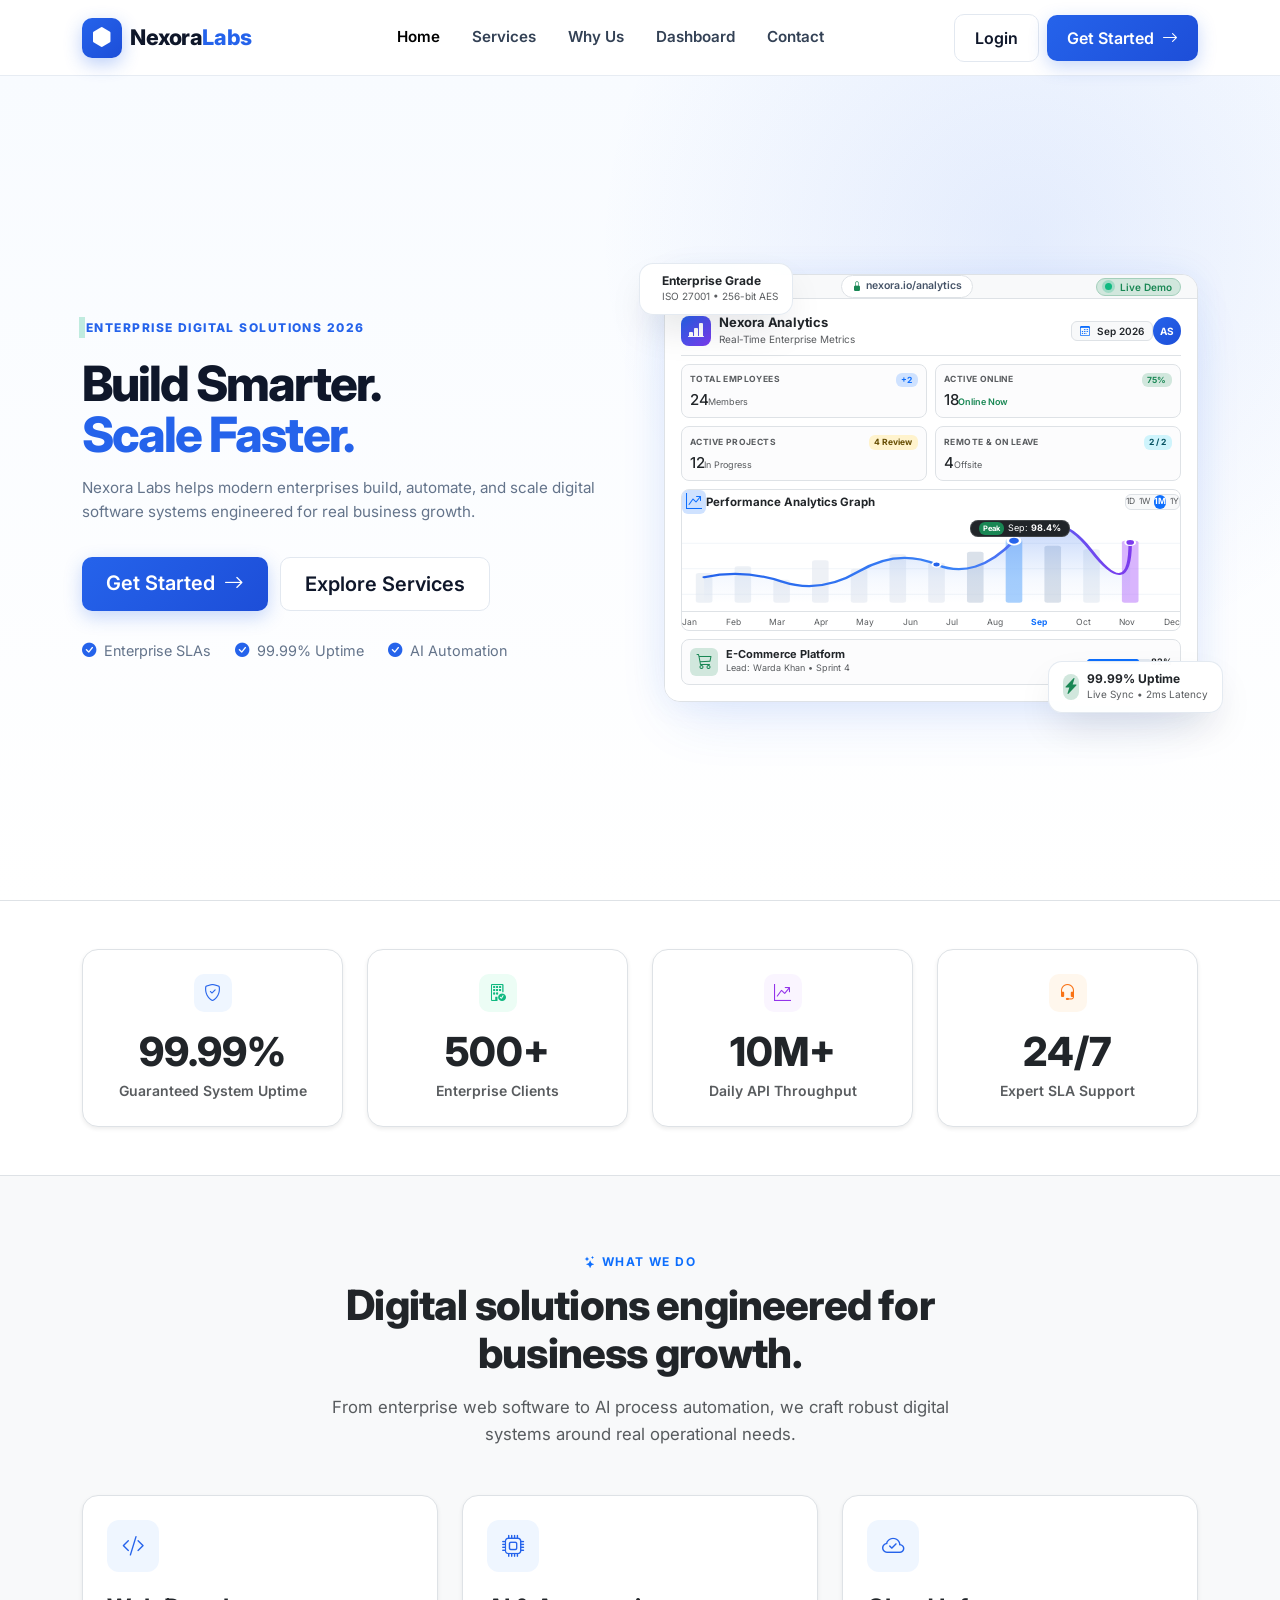
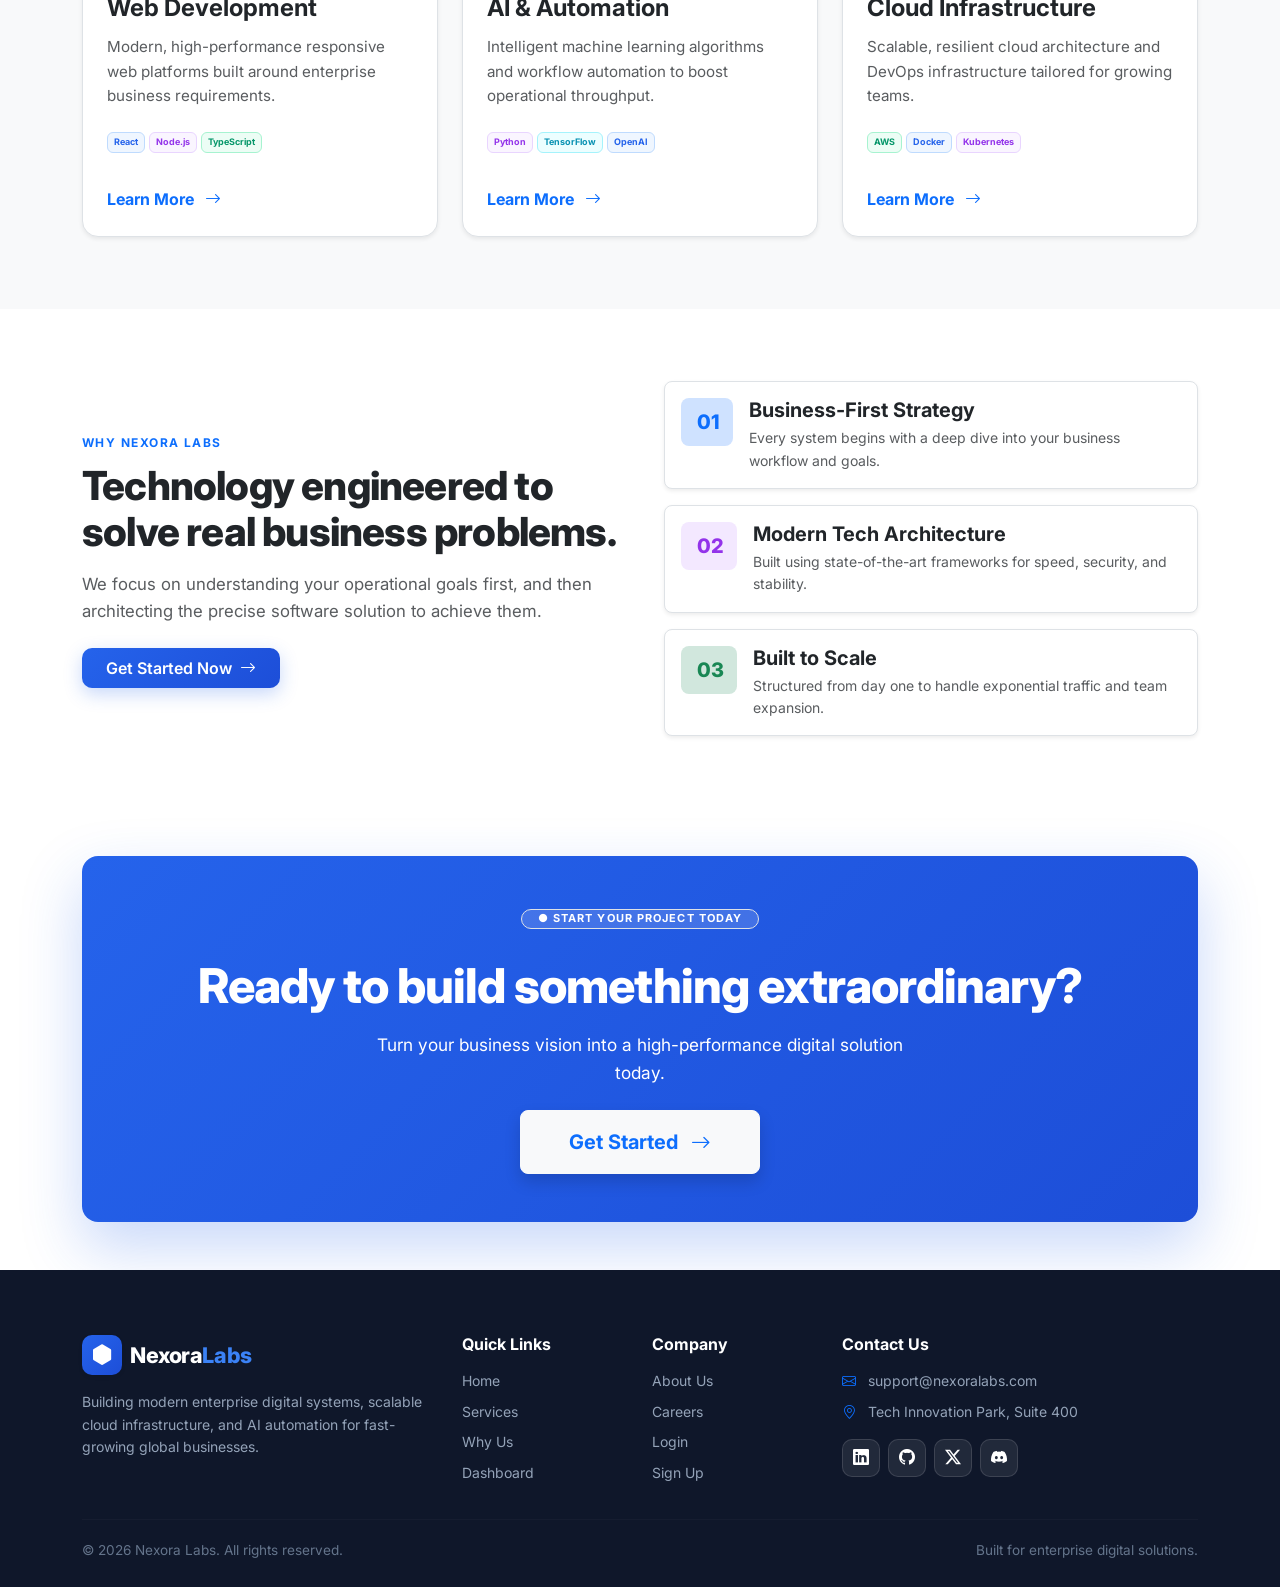
<file: index.html>
<!DOCTYPE html>
<html lang="en">
<head>
    <meta charset="UTF-8">
    <meta name="viewport" content="width=device-width, initial-scale=1.0">
    <title>Nexora Labs | Enterprise Digital Solutions</title>

    <!-- Google Fonts (Inter) -->
    <link rel="preconnect" href="https://fonts.googleapis.com">
    <link rel="preconnect" href="https://fonts.gstatic.com" crossorigin>
    <link href="https://fonts.googleapis.com/css2?family=Inter:wght@400;500;600;700;800&display=swap" rel="stylesheet">

    <!-- Bootstrap CSS -->
    <link href="https://cdn.jsdelivr.net/npm/bootstrap@5.3.3/dist/css/bootstrap.min.css" rel="stylesheet">

    <!-- Bootstrap Icons -->
    <link rel="stylesheet" href="https://cdn.jsdelivr.net/npm/bootstrap-icons@1.11.3/font/bootstrap-icons.min.css">

    <!-- Custom CSS -->
    <link rel="stylesheet" href="css/style.css">
</head>

<body>

    <!-- =====================================
         NAVBAR (Glassmorphic Top Navigation)
    ====================================== -->

    <nav class="navbar navbar-expand-lg bg-white border-bottom sticky-top">
        <div class="container">

            <a class="navbar-brand d-flex align-items-center gap-2" href="index.html">
                <span class="brand-icon">
                    <i class="bi bi-hexagon-fill"></i>
                </span>
                <span class="brand-name">
                    Nexora<span>Labs</span>
                </span>
            </a>

            <button
                class="navbar-toggler border-0 shadow-none p-2"
                type="button"
                data-bs-toggle="collapse"
                data-bs-target="#mainNavbar"
                aria-label="Toggle navigation"
            >
                <span class="navbar-toggler-icon"></span>
            </button>

            <div class="collapse navbar-collapse" id="mainNavbar">

                <ul class="navbar-nav mx-auto mb-3 mb-lg-0 fw-semibold">
                    <li class="nav-item">
                        <a class="nav-link active" href="index.html">Home</a>
                    </li>
                    <li class="nav-item">
                        <a class="nav-link" href="#services">Services</a>
                    </li>
                    <li class="nav-item">
                        <a class="nav-link" href="#why-us">Why Us</a>
                    </li>
                    <li class="nav-item">
                        <a class="nav-link" href="dashboard.html">Dashboard</a>
                    </li>
                    <li class="nav-item">
                        <a class="nav-link" href="#contact">Contact</a>
                    </li>
                </ul>

                <div class="d-flex align-items-center gap-2">
                    <a href="login.html" class="btn btn-outline-custom">
                        Login
                    </a>
                    <a href="signup.html" class="btn btn-primary-custom">
                        Get Started <i class="bi bi-arrow-right ms-1"></i>
                    </a>
                </div>

            </div>

        </div>
    </nav>


    <!-- =====================================
         HERO SECTION (100vh Desktop View)
    ====================================== -->

    <main>

        <section class="hero-section">
            <div class="container">
                <div class="row align-items-center g-5">

                    <!-- Left Hero Content -->
                    <div class="col-lg-6">

                        <span class="hero-badge">
                            <span class="pulse-dot me-1"></span>
                            ENTERPRISE DIGITAL SOLUTIONS 2026
                        </span>

                        <h1 class="hero-title">
                            Build Smarter.
                            <span>Scale Faster.</span>
                        </h1>

                        <p class="hero-description">
                            Nexora Labs helps modern enterprises build, automate, and scale digital software systems engineered for real business growth.
                        </p>

                        <div class="hero-buttons">
                            <a href="signup.html" class="btn btn-primary-custom btn-lg px-4">
                                Get Started <i class="bi bi-arrow-right ms-1"></i>
                            </a>
                            <a href="#services" class="btn btn-outline-custom btn-lg px-4">
                                Explore Services
                            </a>
                        </div>

                        <div class="hero-trust">
                            <div class="trust-item">
                                <i class="bi bi-check-circle-fill"></i>
                                Enterprise SLAs
                            </div>
                            <div class="trust-item">
                                <i class="bi bi-check-circle-fill"></i>
                                99.99% Uptime
                            </div>
                            <div class="trust-item">
                                <i class="bi bi-check-circle-fill"></i>
                                AI Automation
                            </div>
                        </div>

                    </div>


                    <!-- Right Hero Visual SaaS Dashboard Preview -->
                    <div class="col-lg-6">

                        <div class="hero-visual position-relative">

                            <!-- Floating Glass Card Top-Left -->
                            <div class="floating-card floating-card-top-left d-none d-md-flex align-items-center gap-2">
                                <div class="float-icon-bg bg-primary-subtle text-primary rounded-3 p-1.5 d-flex align-items-center justify-content-center">
                                    <i class="bi bi-shield-check-fill fs-6"></i>
                                </div>
                                <div>
                                    <strong class="d-block text-dark fw-bold" style="font-size: 12px; line-height: 1.2;">Enterprise Grade</strong>
                                    <small class="text-muted d-block" style="font-size: 10px;">ISO 27001 &bull; 256-bit AES</small>
                                </div>
                            </div>

                            <!-- Floating Glass Card Bottom-Right -->
                            <div class="floating-card floating-card-bottom-right d-none d-md-flex align-items-center gap-2">
                                <div class="float-icon-bg bg-success-subtle text-success rounded-3 p-1.5 d-flex align-items-center justify-content-center">
                                    <i class="bi bi-lightning-charge-fill fs-6"></i>
                                </div>
                                <div>
                                    <strong class="d-block text-dark fw-bold" style="font-size: 12px; line-height: 1.2;">99.99% Uptime</strong>
                                    <small class="text-muted d-block" style="font-size: 10px;">Live Sync &bull; 2ms Latency</small>
                                </div>
                            </div>

                            <!-- SaaS Dashboard Mockup Container -->
                            <div class="hero-dashboard-mockup shadow-lg border rounded-4 overflow-hidden bg-white">

                                <!-- Window Header Bar -->
                                <div class="mockup-header-bar d-flex align-items-center justify-content-between px-3 py-1.5 bg-light border-bottom">
                                    <div class="d-flex align-items-center gap-1.5" style="gap: 5px;">
                                        <span class="window-dot red"></span>
                                        <span class="window-dot yellow"></span>
                                        <span class="window-dot green"></span>
                                    </div>
                                    <div class="mockup-url-pill px-2.5 py-0.5 bg-white border rounded-pill d-flex align-items-center gap-1 shadow-2xs" style="font-size: 10.5px; color: #475569; font-weight: 600;">
                                        <i class="bi bi-lock-fill text-success" style="font-size: 9.5px;"></i> nexora.io/analytics
                                    </div>
                                    <div class="d-flex align-items-center gap-1 bg-success-subtle text-success border border-success-subtle px-2 py-0.5 rounded-pill" style="font-size: 10px; font-weight: 600;">
                                        <span class="pulse-dot me-1"></span> Live Demo
                                    </div>
                                </div>

                                <!-- Mockup Inner Body -->
                                <div class="mockup-body p-3 bg-white">

                                    <!-- Header Row: App Info & Admin -->
                                    <div class="d-flex align-items-center justify-content-between pb-2 mb-2 border-bottom">
                                        <div class="d-flex align-items-center gap-2">
                                            <div class="stat-icon-gradient rounded-3 text-white p-1.5 d-flex align-items-center justify-content-center" style="width: 30px; height: 30px; background: linear-gradient(135deg, #2563eb, #7c3aed);">
                                                <i class="bi bi-bar-chart-line-fill fs-6"></i>
                                            </div>
                                            <div>
                                                <h6 class="mb-0 fw-bold text-dark" style="font-size: 13px; letter-spacing: -0.2px;">Nexora Analytics</h6>
                                                <small class="text-muted d-block" style="font-size: 10px;">Real-Time Enterprise Metrics</small>
                                            </div>
                                        </div>
                                        <div class="d-flex align-items-center gap-1.5">
                                            <span class="badge bg-light text-dark border px-2 py-1 fw-semibold" style="font-size: 10px;">
                                                <i class="bi bi-calendar3 me-1 text-primary"></i> Sep 2026
                                            </span>
                                            <div class="avatar-circle text-white fw-bold d-flex align-items-center justify-content-center rounded-circle" style="width: 28px; height: 28px; font-size: 10px; background: linear-gradient(135deg, #2563eb, #1d4ed8);">AS</div>
                                        </div>
                                    </div>

                                    <!-- 4 Metric Cards Grid (2x2) -->
                                    <div class="row g-2 mb-2">
                                        <div class="col-6">
                                            <div class="p-2 border rounded-3 bg-light-subtle shadow-2xs">
                                                <div class="d-flex align-items-center justify-content-between mb-1">
                                                    <span class="text-muted fw-bold text-uppercase" style="font-size: 8.5px; letter-spacing: 0.4px;">TOTAL EMPLOYEES</span>
                                                    <span class="badge bg-primary-subtle text-primary fw-bold" style="font-size: 8.5px;">+2</span>
                                                </div>
                                                <div class="d-flex align-items-baseline gap-1.5">
                                                    <h5 class="fw-extrabold text-dark mb-0" style="font-size: 15px; letter-spacing: -0.4px;">24</h5>
                                                    <small class="text-muted" style="font-size: 9px;">Members</small>
                                                </div>
                                            </div>
                                        </div>
                                        <div class="col-6">
                                            <div class="p-2 border rounded-3 bg-light-subtle shadow-2xs">
                                                <div class="d-flex align-items-center justify-content-between mb-1">
                                                    <span class="text-muted fw-bold text-uppercase" style="font-size: 8.5px; letter-spacing: 0.4px;">ACTIVE ONLINE</span>
                                                    <span class="badge bg-success-subtle text-success fw-bold" style="font-size: 8.5px;">75%</span>
                                                </div>
                                                <div class="d-flex align-items-baseline gap-1.5">
                                                    <h5 class="fw-extrabold text-dark mb-0" style="font-size: 15px; letter-spacing: -0.4px;">18</h5>
                                                    <small class="text-success fw-semibold" style="font-size: 9px;">Online Now</small>
                                                </div>
                                            </div>
                                        </div>
                                        <div class="col-6">
                                            <div class="p-2 border rounded-3 bg-light-subtle shadow-2xs">
                                                <div class="d-flex align-items-center justify-content-between mb-1">
                                                    <span class="text-muted fw-bold text-uppercase" style="font-size: 8.5px; letter-spacing: 0.4px;">ACTIVE PROJECTS</span>
                                                    <span class="badge bg-warning-subtle text-warning-emphasis fw-bold" style="font-size: 8.5px;">4 Review</span>
                                                </div>
                                                <div class="d-flex align-items-baseline gap-1.5">
                                                    <h5 class="fw-extrabold text-dark mb-0" style="font-size: 15px; letter-spacing: -0.4px;">12</h5>
                                                    <small class="text-muted" style="font-size: 9px;">In Progress</small>
                                                </div>
                                            </div>
                                        </div>
                                        <div class="col-6">
                                            <div class="p-2 border rounded-3 bg-light-subtle shadow-2xs">
                                                <div class="d-flex align-items-center justify-content-between mb-1">
                                                    <span class="text-muted fw-bold text-uppercase" style="font-size: 8.5px; letter-spacing: 0.4px;">REMOTE &amp; ON LEAVE</span>
                                                    <span class="badge bg-info-subtle text-info-emphasis fw-bold" style="font-size: 8.5px;">2 / 2</span>
                                                </div>
                                                <div class="d-flex align-items-baseline gap-1.5">
                                                    <h5 class="fw-extrabold text-dark mb-0" style="font-size: 15px; letter-spacing: -0.4px;">4</h5>
                                                    <small class="text-muted" style="font-size: 9px;">Offsite</small>
                                                </div>
                                            </div>
                                        </div>
                                    </div>

                                    <!-- Main Chart Card Container (Performance Analytics Graph) -->
                                    <div class="p-2.5 border rounded-3 bg-white shadow-2xs mb-2">
                                        <div class="d-flex align-items-center justify-content-between mb-2">
                                            <div class="d-flex align-items-center gap-1.5">
                                                <div class="rounded-2 bg-primary-subtle text-primary d-flex align-items-center justify-content-center" style="width: 24px; height: 24px;">
                                                    <i class="bi bi-graph-up-arrow fs-6"></i>
                                                </div>
                                                <span class="fw-bold text-dark" style="font-size: 11.5px;">Performance Analytics Graph</span>
                                            </div>
                                            <div class="d-flex align-items-center gap-1 bg-light p-0.5 rounded-2 border">
                                                <span class="px-1.5 py-0.5 rounded text-muted" style="font-size: 8.5px; cursor: pointer;">1D</span>
                                                <span class="px-1.5 py-0.5 rounded text-muted" style="font-size: 8.5px; cursor: pointer;">1W</span>
                                                <span class="px-1.5 py-0.5 rounded bg-primary text-white fw-bold shadow-2xs" style="font-size: 8.5px; cursor: pointer;">1M</span>
                                                <span class="px-1.5 py-0.5 rounded text-muted" style="font-size: 8.5px; cursor: pointer;">1Y</span>
                                            </div>
                                        </div>

                                        <!-- SVG Chart Box with Volume Bars + Curve Trend -->
                                        <div class="position-relative w-100 mb-1" style="height: 85px;">
                                            
                                            <!-- Tooltip Card over Peak -->
                                            <div class="position-absolute bg-dark text-white px-2 py-0.5 rounded-3 shadow-md d-flex align-items-center gap-1" 
                                                 style="top: -2px; right: 22%; z-index: 5; font-size: 9px; border: 1px solid rgba(255,255,255,0.15);">
                                                <span class="badge bg-success px-1 py-0.5" style="font-size: 7.5px;">Peak</span>
                                                <span>Sep: <strong>98.4%</strong></span>
                                            </div>

                                            <svg viewBox="0 0 360 100" preserveAspectRatio="none" style="width: 100%; height: 100%; display: block;">
                                                <defs>
                                                    <linearGradient id="mainHeroAreaGrad" x1="0" y1="0" x2="0" y2="1">
                                                        <stop offset="0%" stop-color="#2563eb" stop-opacity="0.28"/>
                                                        <stop offset="70%" stop-color="#3b82f6" stop-opacity="0.05"/>
                                                        <stop offset="100%" stop-color="#2563eb" stop-opacity="0.00"/>
                                                    </linearGradient>
                                                    <linearGradient id="mainHeroLineGrad" x1="0" y1="0" x2="1" y2="0">
                                                        <stop offset="0%" stop-color="#2563eb"/>
                                                        <stop offset="60%" stop-color="#3b82f6"/>
                                                        <stop offset="100%" stop-color="#7c3aed"/>
                                                    </linearGradient>
                                                </defs>

                                                <!-- Horizontal grid lines -->
                                                <line x1="0" y1="25" x2="360" y2="25" stroke="#f1f5f9" stroke-width="1"/>
                                                <line x1="0" y1="55" x2="360" y2="55" stroke="#f1f5f9" stroke-width="1"/>
                                                <line x1="0" y1="85" x2="360" y2="85" stroke="#f1f5f9" stroke-width="1"/>

                                                <!-- Volume bars (12 months) -->
                                                <rect x="10" y="60" width="12" height="35" rx="2" fill="#e2e8f0" opacity="0.6"/>
                                                <rect x="38" y="52" width="12" height="43" rx="2" fill="#e2e8f0" opacity="0.6"/>
                                                <rect x="66" y="68" width="12" height="27" rx="2" fill="#e2e8f0" opacity="0.6"/>
                                                <rect x="94" y="45" width="12" height="50" rx="2" fill="#e2e8f0" opacity="0.6"/>
                                                <rect x="122" y="55" width="12" height="40" rx="2" fill="#e2e8f0" opacity="0.6"/>
                                                <rect x="150" y="38" width="12" height="57" rx="2" fill="#e2e8f0" opacity="0.6"/>
                                                <rect x="178" y="48" width="12" height="47" rx="2" fill="#e2e8f0" opacity="0.6"/>
                                                <rect x="206" y="35" width="12" height="60" rx="2" fill="#cbd5e1" opacity="0.7"/>
                                                <rect x="234" y="20" width="12" height="75" rx="2" fill="#93c5fd" opacity="0.8"/>
                                                <rect x="262" y="28" width="12" height="67" rx="2" fill="#cbd5e1" opacity="0.7"/>
                                                <rect x="290" y="32" width="12" height="63" rx="2" fill="#e2e8f0" opacity="0.6"/>
                                                <rect x="318" y="22" width="12" height="73" rx="2" fill="#c084fc" opacity="0.6"/>

                                                <!-- Gradient fill below line -->
                                                <path d="M 16 65 Q 44 55, 72 70 T 128 58 T 184 50 T 240 22 T 296 34 T 324 24 L 324 95 L 16 95 Z" fill="url(#mainHeroAreaGrad)"/>

                                                <!-- Curved trend line -->
                                                <path d="M 16 65 Q 44 55, 72 70 T 128 58 T 184 50 T 240 22 T 296 34 T 324 24" fill="none" stroke="url(#mainHeroLineGrad)" stroke-width="2.5" stroke-linecap="round"/>

                                                <!-- Glowing data points -->
                                                <circle cx="184" cy="50" r="3" fill="#2563eb" stroke="#ffffff" stroke-width="1.5"/>
                                                <circle cx="240" cy="22" r="4.5" fill="#2563eb" stroke="#ffffff" stroke-width="2"/>
                                                <circle cx="324" cy="24" r="3.5" fill="#7c3aed" stroke="#ffffff" stroke-width="1.5"/>
                                            </svg>
                                        </div>

                                        <!-- 12-Month X-Axis Timeline Labels -->
                                        <div class="d-flex align-items-center justify-content-between text-muted pt-1 border-top" style="font-size: 8.5px;">
                                            <span>Jan</span>
                                            <span>Feb</span>
                                            <span>Mar</span>
                                            <span>Apr</span>
                                            <span>May</span>
                                            <span>Jun</span>
                                            <span>Jul</span>
                                            <span>Aug</span>
                                            <span class="text-primary fw-bold">Sep</span>
                                            <span>Oct</span>
                                            <span>Nov</span>
                                            <span>Dec</span>
                                        </div>
                                    </div>

                                    <!-- Bottom Activity Row -->
                                    <div class="p-2 border rounded-3 bg-light-subtle d-flex align-items-center justify-content-between gap-2">
                                        <div class="d-flex align-items-center gap-2">
                                            <div class="rounded-2 bg-success-subtle text-success p-1.5 d-flex align-items-center justify-content-center" style="width: 28px; height: 28px;">
                                                <i class="bi bi-cart3 fs-6"></i>
                                            </div>
                                            <div>
                                                <strong class="d-block text-dark" style="font-size: 11px; line-height: 1.2;">E-Commerce Platform</strong>
                                                <small class="text-muted d-block" style="font-size: 9px;">Lead: Warda Khan &bull; Sprint 4</small>
                                            </div>
                                        </div>
                                        <div class="d-flex align-items-center gap-1.5" style="width: 85px;">
                                            <div class="progress flex-grow-1" style="height: 5px; background: #e2e8f0;">
                                                <div class="progress-bar bg-primary rounded-pill" style="width: 82%;"></div>
                                            </div>
                                            <span class="fw-bold text-dark" style="font-size: 9px;">82%</span>
                                        </div>
                                    </div>

                                </div>
                            </div>

                        </div>

                    </div>

                </div>
            </div>
        </section>


        <!-- =====================================
             STATISTICS CARDS GRID SECTION
        ====================================== -->

        <section class="stats-section py-5 border-top border-bottom bg-white">
            <div class="container">
                <div class="row g-4">

                    <!-- Stat 1 -->
                    <div class="col-6 col-lg-3">
                        <div class="stat-card text-center p-4 border rounded-4 shadow-sm h-100">
                            <div class="stat-icon blue mx-auto mb-3">
                                <i class="bi bi-shield-check"></i>
                            </div>
                            <h2 class="display-6 fw-extrabold text-dark mb-1" style="font-weight: 800;">99.99%</h2>
                            <p class="text-muted small mb-0 fw-semibold">Guaranteed System Uptime</p>
                        </div>
                    </div>

                    <!-- Stat 2 -->
                    <div class="col-6 col-lg-3">
                        <div class="stat-card text-center p-4 border rounded-4 shadow-sm h-100">
                            <div class="stat-icon green mx-auto mb-3">
                                <i class="bi bi-building-check"></i>
                            </div>
                            <h2 class="display-6 fw-extrabold text-dark mb-1" style="font-weight: 800;">500+</h2>
                            <p class="text-muted small mb-0 fw-semibold">Enterprise Clients</p>
                        </div>
                    </div>

                    <!-- Stat 3 -->
                    <div class="col-6 col-lg-3">
                        <div class="stat-card text-center p-4 border rounded-4 shadow-sm h-100">
                            <div class="stat-icon purple mx-auto mb-3">
                                <i class="bi bi-graph-up-arrow"></i>
                            </div>
                            <h2 class="display-6 fw-extrabold text-dark mb-1" style="font-weight: 800;">10M+</h2>
                            <p class="text-muted small mb-0 fw-semibold">Daily API Throughput</p>
                        </div>
                    </div>

                    <!-- Stat 4 -->
                    <div class="col-6 col-lg-3">
                        <div class="stat-card text-center p-4 border rounded-4 shadow-sm h-100">
                            <div class="stat-icon orange mx-auto mb-3">
                                <i class="bi bi-headset"></i>
                            </div>
                            <h2 class="display-6 fw-extrabold text-dark mb-1" style="font-weight: 800;">24/7</h2>
                            <p class="text-muted small mb-0 fw-semibold">Expert SLA Support</p>
                        </div>
                    </div>

                </div>
            </div>
        </section>


        <!-- =====================================
             SERVICES SECTION
        ====================================== -->

        <section id="services" class="section-padding bg-light py-5">
            <div class="container py-4">

                <div class="section-heading text-center mb-5">
                    <span class="section-label text-uppercase fw-bold text-primary" style="letter-spacing: 0.12em; font-size: 0.75rem;">
                        <i class="bi bi-stars"></i> WHAT WE DO
                    </span>
                    <h2 class="fw-extrabold text-dark mt-2 mb-3" style="font-weight: 800; font-size: clamp(2rem, 3.5vw, 2.6rem); letter-spacing: -0.02em;">
                        Digital solutions engineered for business growth.
                    </h2>
                    <p class="text-muted mx-auto mb-0" style="max-width: 620px; font-size: 1.05rem;">
                        From enterprise web software to AI process automation, we craft robust digital systems around real operational needs.
                    </p>
                </div>

                <div class="row g-4">

                    <!-- Service 1 -->
                    <div class="col-md-6 col-lg-4">
                        <div class="service-card p-4 bg-white border rounded-4 shadow-sm h-100 d-flex flex-column justify-content-between">
                            <div>
                                <div class="service-icon mb-3">
                                    <i class="bi bi-code-slash"></i>
                                </div>
                                <h3 class="fw-bold text-dark fs-4 mb-2">Web Development</h3>
                                <p class="text-muted mb-4" style="font-size: 0.95rem;">
                                    Modern, high-performance responsive web platforms built around enterprise business requirements.
                                </p>
                            </div>
                            <div>
                                <div class="d-flex align-items-center gap-1 mb-3">
                                    <span class="tech-chip blue">React</span>
                                    <span class="tech-chip purple">Node.js</span>
                                    <span class="tech-chip emerald">TypeScript</span>
                                </div>
                                <a href="#" class="service-link fw-bold text-primary">
                                    Learn More <i class="bi bi-arrow-right ms-1"></i>
                                </a>
                            </div>
                        </div>
                    </div>

                    <!-- Service 2 -->
                    <div class="col-md-6 col-lg-4">
                        <div class="service-card p-4 bg-white border rounded-4 shadow-sm h-100 d-flex flex-column justify-content-between">
                            <div>
                                <div class="service-icon mb-3">
                                    <i class="bi bi-cpu"></i>
                                </div>
                                <h3 class="fw-bold text-dark fs-4 mb-2">AI & Automation</h3>
                                <p class="text-muted mb-4" style="font-size: 0.95rem;">
                                    Intelligent machine learning algorithms and workflow automation to boost operational throughput.
                                </p>
                            </div>
                            <div>
                                <div class="d-flex align-items-center gap-1 mb-3">
                                    <span class="tech-chip purple">Python</span>
                                    <span class="tech-chip cyan">TensorFlow</span>
                                    <span class="tech-chip blue">OpenAI</span>
                                </div>
                                <a href="#" class="service-link fw-bold text-primary">
                                    Learn More <i class="bi bi-arrow-right ms-1"></i>
                                </a>
                            </div>
                        </div>
                    </div>

                    <!-- Service 3 -->
                    <div class="col-md-6 col-lg-4">
                        <div class="service-card p-4 bg-white border rounded-4 shadow-sm h-100 d-flex flex-column justify-content-between">
                            <div>
                                <div class="service-icon mb-3">
                                    <i class="bi bi-cloud-check"></i>
                                </div>
                                <h3 class="fw-bold text-dark fs-4 mb-2">Cloud Infrastructure</h3>
                                <p class="text-muted mb-4" style="font-size: 0.95rem;">
                                    Scalable, resilient cloud architecture and DevOps infrastructure tailored for growing teams.
                                </p>
                            </div>
                            <div>
                                <div class="d-flex align-items-center gap-1 mb-3">
                                    <span class="tech-chip emerald">AWS</span>
                                    <span class="tech-chip blue">Docker</span>
                                    <span class="tech-chip purple">Kubernetes</span>
                                </div>
                                <a href="#" class="service-link fw-bold text-primary">
                                    Learn More <i class="bi bi-arrow-right ms-1"></i>
                                </a>
                            </div>
                        </div>
                    </div>

                </div>
            </div>
        </section>


        <!-- =====================================
             WHY NEXORA SECTION
        ====================================== -->

        <section id="why-us" class="section-padding py-5">
            <div class="container py-4">
                <div class="row align-items-center g-5">

                    <div class="col-lg-6">
                        <span class="section-label text-uppercase fw-bold text-primary" style="letter-spacing: 0.12em; font-size: 0.75rem;">
                            WHY NEXORA LABS
                        </span>
                        <h2 class="section-title fw-extrabold text-dark mt-2 mb-3" style="font-weight: 800; font-size: clamp(2rem, 3.5vw, 2.5rem); letter-spacing: -0.02em;">
                            Technology engineered to solve real business problems.
                        </h2>
                        <p class="section-text text-muted mb-4" style="font-size: 1.05rem;">
                            We focus on understanding your operational goals first, and then architecting the precise software solution to achieve them.
                        </p>
                        <a href="signup.html" class="btn btn-primary-custom px-4 py-2">
                            Get Started Now <i class="bi bi-arrow-right ms-1"></i>
                        </a>
                    </div>

                    <div class="col-lg-6">
                        <div class="d-flex flex-column gap-3">

                            <div class="why-item p-3 border rounded-3 bg-white shadow-sm d-flex gap-3 align-items-start">
                                <div class="why-number bg-primary-subtle text-primary fw-extrabold rounded-3 px-3 py-2 fs-5" style="font-weight: 800;">
                                    01
                                </div>
                                <div>
                                    <h4 class="fw-bold text-dark fs-5 mb-1">Business-First Strategy</h4>
                                    <p class="text-muted mb-0 small">Every system begins with a deep dive into your business workflow and goals.</p>
                                </div>
                            </div>

                            <div class="why-item p-3 border rounded-3 bg-white shadow-sm d-flex gap-3 align-items-start">
                                <div class="why-number bg-purple-subtle text-purple fw-extrabold rounded-3 px-3 py-2 fs-5" style="font-weight: 800;">
                                    02
                                </div>
                                <div>
                                    <h4 class="fw-bold text-dark fs-5 mb-1">Modern Tech Architecture</h4>
                                    <p class="text-muted mb-0 small">Built using state-of-the-art frameworks for speed, security, and stability.</p>
                                </div>
                            </div>

                            <div class="why-item p-3 border rounded-3 bg-white shadow-sm d-flex gap-3 align-items-start">
                                <div class="why-number bg-success-subtle text-success fw-extrabold rounded-3 px-3 py-2 fs-5" style="font-weight: 800;">
                                    03
                                </div>
                                <div>
                                    <h4 class="fw-bold text-dark fs-5 mb-1">Built to Scale</h4>
                                    <p class="text-muted mb-0 small">Structured from day one to handle exponential traffic and team expansion.</p>
                                </div>
                            </div>

                        </div>
                    </div>

                </div>
            </div>
        </section>


        <!-- =====================================
             CALL TO ACTION (CTA BANNER)
        ====================================== -->

        <section id="contact" class="cta-section py-5">
            <div class="container">
                <div class="cta-box text-center p-5 rounded-4 text-white">

                    <span class="badge bg-white-subtle text-white border border-white-subtle px-3 py-1.5 rounded-pill mb-3 fw-bold" style="background: rgba(255, 255, 255, 0.15); font-size: 11px; letter-spacing: 0.1em;">
                        ● START YOUR PROJECT TODAY
                    </span>

                    <h2 class="fw-extrabold text-white mb-3" style="font-size: clamp(2rem, 3.8vw, 3rem); letter-spacing: -0.02em;">
                        Ready to build something extraordinary?
                    </h2>

                    <p class="text-white opacity-90 mx-auto mb-4" style="max-width: 580px; font-size: 1.08rem;">
                        Turn your business vision into a high-performance digital solution today.
                    </p>

                    <a href="signup.html" class="btn btn-light btn-lg px-5 py-3 fw-bold text-primary rounded-3 shadow">
                        Get Started <i class="bi bi-arrow-right ms-2"></i>
                    </a>

                </div>
            </div>
        </section>

    </main>


    <!-- =====================================
         FOOTER
    ====================================== -->

    <footer class="footer">
        <div class="container">
            <div class="row g-4 mb-4">

                <div class="col-lg-4">
                    <a href="index.html" class="footer-brand d-flex align-items-center gap-2 mb-3 text-decoration-none">
                        <span class="brand-icon shadow-sm">
                            <i class="bi bi-hexagon-fill"></i>
                        </span>
                        <span class="brand-name">
                            Nexora<span>Labs</span>
                        </span>
                    </a>
                    <p class="text-muted small mb-0" style="line-height: 1.6; color: #94a3b8;">
                        Building modern enterprise digital systems, scalable cloud infrastructure, and AI automation for fast-growing global businesses.
                    </p>
                </div>

                <div class="col-6 col-lg-2">
                    <h6 class="fw-bold text-white mb-3">Quick Links</h6>
                    <ul class="list-unstyled d-flex flex-column gap-2 small mb-0">
                        <li><a href="index.html">Home</a></li>
                        <li><a href="#services">Services</a></li>
                        <li><a href="#why-us">Why Us</a></li>
                        <li><a href="dashboard.html">Dashboard</a></li>
                    </ul>
                </div>

                <div class="col-6 col-lg-2">
                    <h6 class="fw-bold text-white mb-3">Company</h6>
                    <ul class="list-unstyled d-flex flex-column gap-2 small mb-0">
                        <li><a href="#why-us">About Us</a></li>
                        <li><a href="#">Careers</a></li>
                        <li><a href="login.html">Login</a></li>
                        <li><a href="signup.html">Sign Up</a></li>
                    </ul>
                </div>

                <div class="col-lg-4">
                    <h6 class="fw-bold text-white mb-3">Contact Us</h6>
                    <p class="small mb-2" style="color: #94a3b8;"><i class="bi bi-envelope me-2 text-primary"></i> support@nexoralabs.com</p>
                    <p class="small mb-3" style="color: #94a3b8;"><i class="bi bi-geo-alt me-2 text-primary"></i> Tech Innovation Park, Suite 400</p>
                    <div class="social-links d-flex gap-2">
                        <a href="#" title="LinkedIn"><i class="bi bi-linkedin"></i></a>
                        <a href="#" title="GitHub"><i class="bi bi-github"></i></a>
                        <a href="#" title="Twitter"><i class="bi bi-twitter-x"></i></a>
                        <a href="#" title="Discord"><i class="bi bi-discord"></i></a>
                    </div>
                </div>

            </div>

            <hr>

            <div class="footer-bottom d-flex flex-wrap justify-content-between align-items-center small">
                <span>© 2026 Nexora Labs. All rights reserved.</span>
                <span>Built for enterprise digital solutions.</span>
            </div>
        </div>
    </footer>


    <!-- Bootstrap JS -->
    <script src="https://cdn.jsdelivr.net/npm/bootstrap@5.3.3/dist/js/bootstrap.bundle.min.js"></script>
    <!-- Custom JS -->
    <script src="js/script.js"></script>

</body>
</html>
</file>
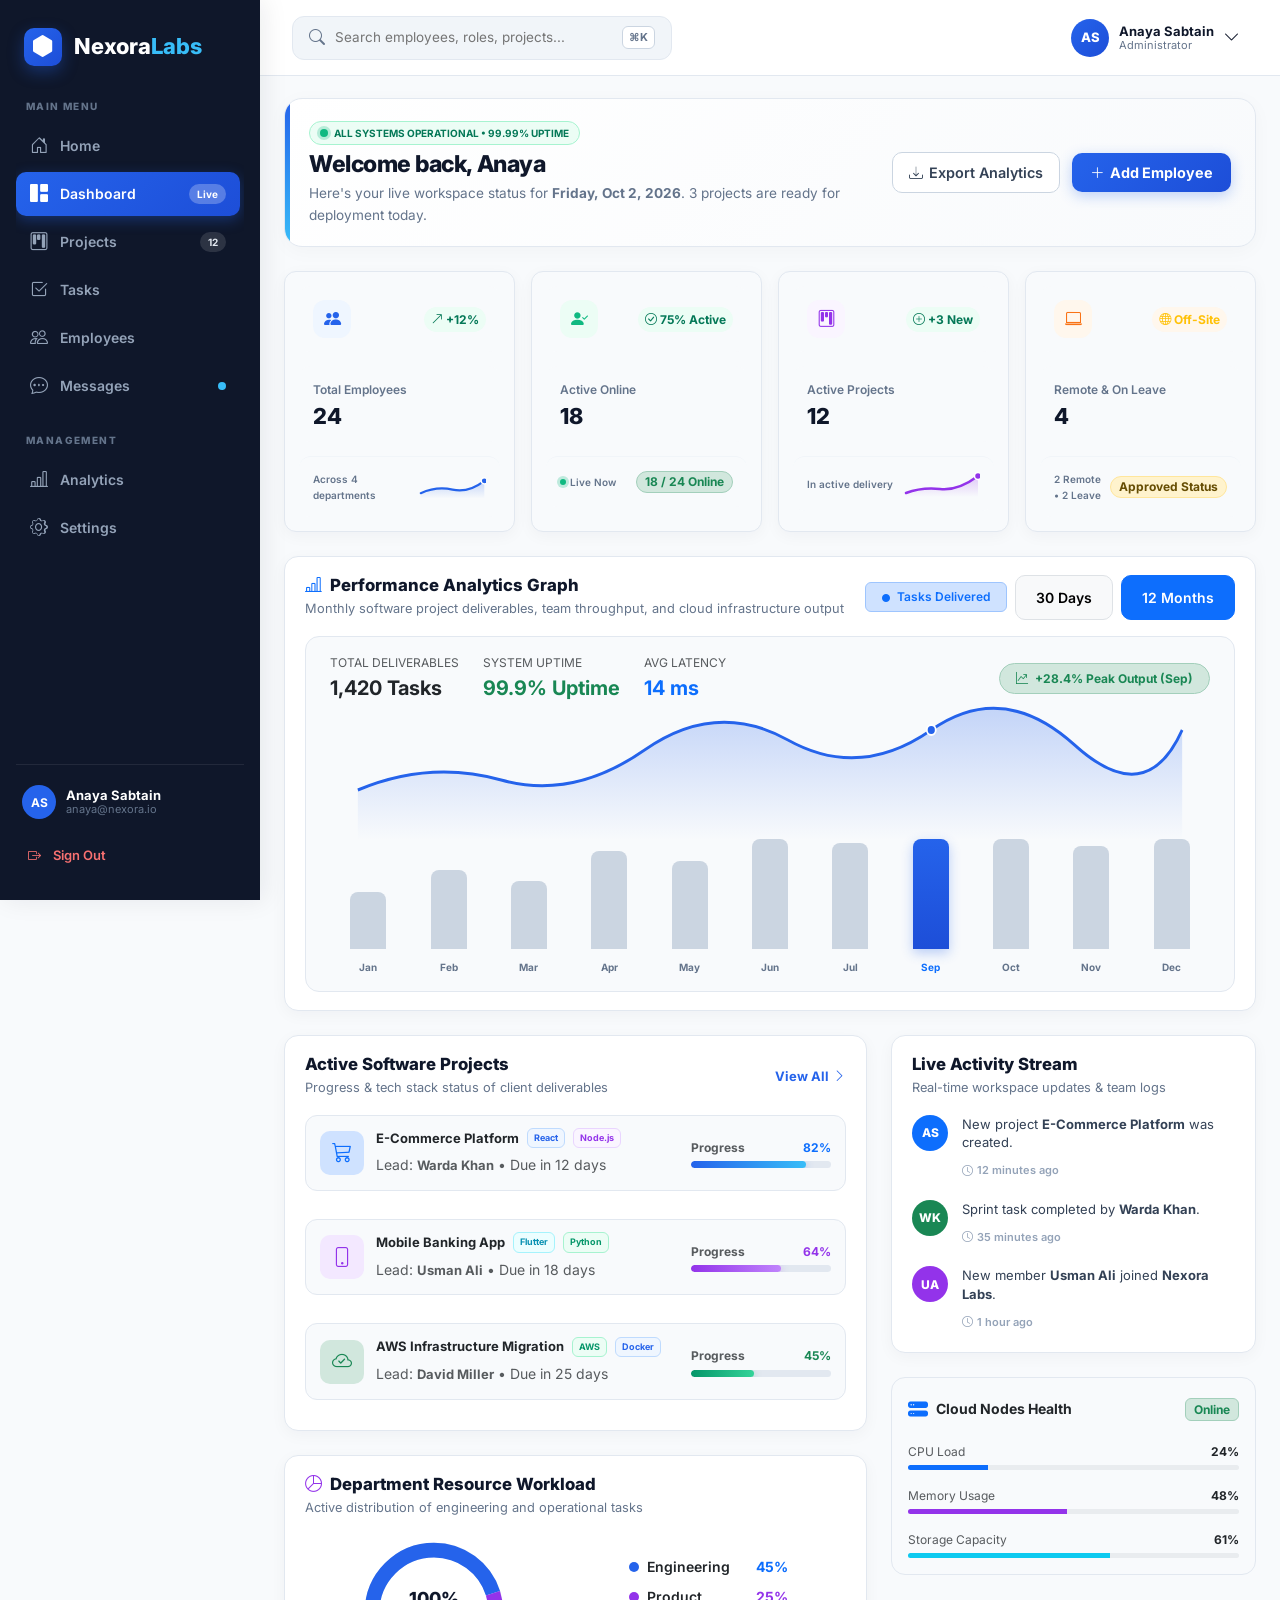
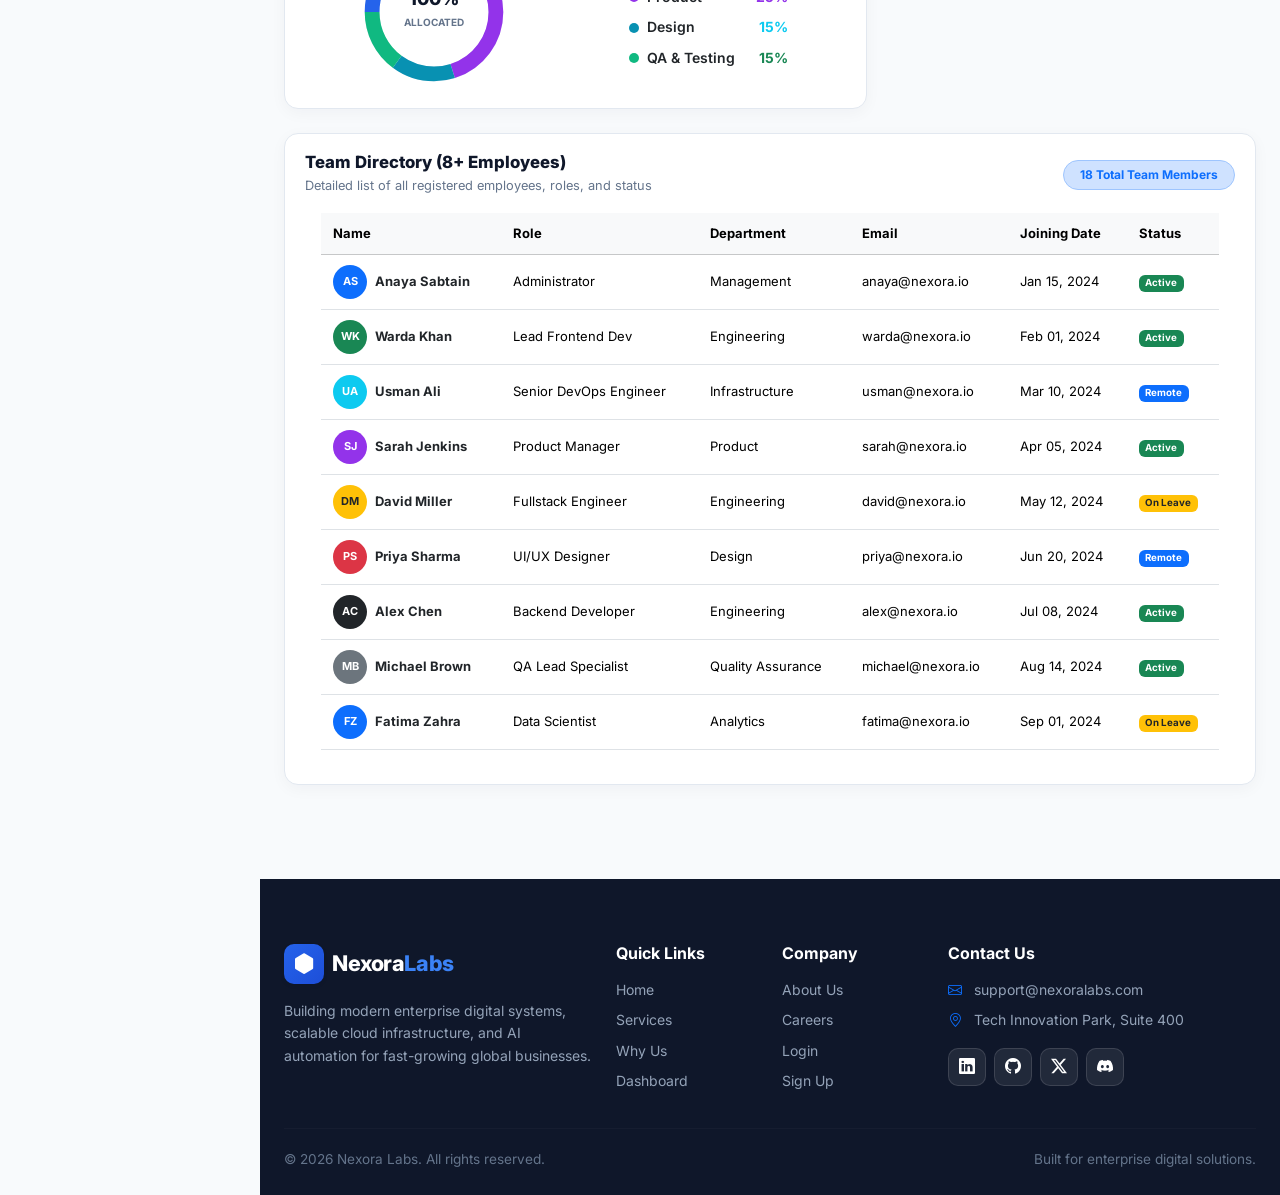
<file: dashboard.html>
<!DOCTYPE html>
<html lang="en">

<head>

    <meta charset="UTF-8">

    <meta
        name="viewport"
        content="width=device-width, initial-scale=1.0"
    >

    <title>Dashboard | Nexora Labs</title>

    <!-- Google Fonts (Inter) -->
    <link rel="preconnect" href="https://fonts.googleapis.com">
    <link rel="preconnect" href="https://fonts.gstatic.com" crossorigin>
    <link href="https://fonts.googleapis.com/css2?family=Inter:wght@400;500;600;700;800&display=swap" rel="stylesheet">

    <!-- Bootstrap CSS -->
    <link
        href="https://cdn.jsdelivr.net/npm/bootstrap@5.3.3/dist/css/bootstrap.min.css"
        rel="stylesheet"
    >

    <!-- Bootstrap Icons -->
    <link
        rel="stylesheet"
        href="https://cdn.jsdelivr.net/npm/bootstrap-icons@1.11.3/font/bootstrap-icons.min.css"
    >

    <!-- Custom CSS -->
    <link
        rel="stylesheet"
        href="css/style.css"
    >

</head>


<body class="dashboard-body">


<div class="dashboard-layout">


    <!-- =====================================
         SIDEBAR (Clean & Sleek Dark Theme)
    ====================================== -->

    <aside class="dashboard-sidebar">


        <!-- Logo & Mobile Close Button -->

        <div class="d-flex align-items-center justify-content-between w-100">

            <a
                href="dashboard.html"
                class="dashboard-logo"
            >

                <span class="brand-icon">
                    <i class="bi bi-hexagon-fill"></i>
                </span>

                <span class="brand-text">
                    Nexora<span>Labs</span>
                </span>

            </a>

            <button class="mobile-sidebar-close d-lg-none text-white border-0 bg-transparent fs-5 px-2" type="button" aria-label="Close sidebar">
                <i class="bi bi-x-lg"></i>
            </button>

        </div>

        <!-- Navigation -->

        <nav class="dashboard-nav">


            <p class="nav-title">
                MAIN MENU
            </p>


            <a
                href="index.html"
                class="dashboard-nav-link"
            >
                <i class="bi bi-house-door"></i>
                <span>Home</span>
            </a>

            <a
                href="dashboard.html"
                class="dashboard-nav-link active"
            >

                <i class="bi bi-grid-1x2-fill"></i>

                <span>
                    Dashboard
                </span>
                <span class="badge-count">Live</span>

            </a>


            <a
                href="#"
                class="dashboard-nav-link"
            >

                <i class="bi bi-kanban"></i>

                <span>
                    Projects
                </span>
                <span class="badge-count">12</span>

            </a>


            <a
                href="#"
                class="dashboard-nav-link"
            >

                <i class="bi bi-check2-square"></i>

                <span>
                    Tasks
                </span>

            </a>


            <a
                href="#employees"
                class="dashboard-nav-link"
            >

                <i class="bi bi-people"></i>

                <span>
                    Employees
                </span>

            </a>


            <a
                href="#"
                class="dashboard-nav-link"
            >

                <i class="bi bi-chat-dots"></i>

                <span>
                    Messages
                </span>
                <span class="badge-dot"></span>

            </a>


            <p class="nav-title nav-title-space">
                MANAGEMENT
            </p>


            <a
                href="#analytics-chart"
                class="dashboard-nav-link"
            >

                <i class="bi bi-bar-chart-line"></i>

                <span>
                    Analytics
                </span>

            </a>


            <a
                href="#"
                class="dashboard-nav-link"
            >

                <i class="bi bi-gear"></i>

                <span>
                    Settings
                </span>

            </a>

        </nav>


        <!-- Sidebar Bottom -->

        <div class="sidebar-bottom">

            <div class="sidebar-user-mini">
                <div class="avatar-circle">AS</div>
                <div class="user-details">
                    <strong>Anaya Sabtain</strong>
                    <small>anaya@nexora.io</small>
                </div>
            </div>

            <a
                href="login.html"
                class="logout-link"
            >

                <i class="bi bi-box-arrow-right"></i>

                <span>
                    Sign Out
                </span>

            </a>

        </div>

    </aside>



    <!-- =====================================
         MAIN DASHBOARD AREA
    ====================================== -->

    <main class="dashboard-main">


        <!-- =====================================
             TOPBAR
        ====================================== -->

        <header class="dashboard-topbar">

            <!-- Mobile Brand Logo (Left Side on Mobile Only) -->
            <a href="dashboard.html" class="dashboard-logo d-lg-none py-0 me-auto d-flex align-items-center gap-2">
                <span class="brand-icon" style="width: 34px; height: 34px; font-size: 15px; flex-shrink: 0;">
                    <i class="bi bi-hexagon-fill"></i>
                </span>
                <span class="brand-text" style="font-size: 1.2rem; color: #0f172a; font-weight: 800; letter-spacing: -0.02em;">
                    Nexora<span style="color: #2563eb;">Labs</span>
                </span>
            </a>

            <!-- Search Bar -->
            <div class="dashboard-search">
                <i class="bi bi-search"></i>
                <input
                    type="search"
                    placeholder="Search employees, roles, projects..."
                >
                <span class="search-shortcut">⌘K</span>
            </div>

            <!-- Right Topbar Actions -->
            <div class="topbar-actions ms-auto d-flex align-items-center gap-2">

                <!-- Mobile Menu Button (Right Side on Mobile Only) -->
                <button
                    class="mobile-menu-btn d-lg-none"
                    type="button"
                    aria-label="Toggle navigation menu"
                >
                    <i class="bi bi-grid-fill"></i>
                </button>

                <!-- User Profile Badge (Desktop Only) -->
                <div class="dashboard-user d-none d-lg-flex">

                    <div class="user-avatar">
                        AS
                    </div>

                    <div class="user-info">
                        <strong>
                            Anaya Sabtain
                        </strong>
                        <small>
                            Administrator
                        </small>
                    </div>

                    <i class="bi bi-chevron-down"></i>

                </div>

            </div>

        </header>


        <!-- =====================================
             MAIN CONTENT CANVAS
        ====================================== -->

        <div class="dashboard-content">


            <!-- =====================================
                 WELCOME GRAPHIC HERO BANNER
            ====================================== -->

            <section class="dashboard-welcome-banner">

                <div class="welcome-text">

                    <div class="welcome-badge">
                        <span class="pulsing-dot"></span>
                        ALL SYSTEMS OPERATIONAL &bull; 99.99% UPTIME
                    </div>

                    <h1>
                        Welcome back, Anaya
                    </h1>

                    <p>
                        Here's your live workspace status for <strong>Friday, Oct 2, 2026</strong>. 3 projects are ready for deployment today.
                    </p>

                </div>


                <div class="welcome-actions">

                    <button class="btn btn-glass-secondary" type="button">
                        <i class="bi bi-download"></i> Export Analytics
                    </button>

                    <button class="btn btn-gradient-primary" type="button">
                        <i class="bi bi-plus-lg"></i> Add Employee
                    </button>

                </div>

            </section>



            <!-- =====================================
                 STATISTICS CARDS GRID (CLEAR BUSINESS METRICS)
            ====================================== -->

            <section class="dashboard-stats mb-4">


                <!-- Card 1: Total Employees -->

                <div class="stat-card">

                    <div class="stat-header">
                        <div class="stat-icon blue">
                            <i class="bi bi-people-fill"></i>
                        </div>
                        <span class="stat-trend positive">
                            <i class="bi bi-arrow-up-right"></i> +12%
                        </span>
                    </div>

                    <div class="stat-body">

                        <span>
                            Total Employees
                        </span>

                        <strong>
                            24
                        </strong>

                    </div>

                    <div class="stat-footer">
                        <small>Across 4 departments</small>
                        <svg width="76" height="26" viewBox="0 0 76 26" fill="none">
                            <defs>
                                <linearGradient id="sparkGrad1" x1="0" y1="0" x2="0" y2="1">
                                    <stop offset="0%" stop-color="#2563eb" stop-opacity="0.25"/>
                                    <stop offset="100%" stop-color="#2563eb" stop-opacity="0.0"/>
                                </linearGradient>
                            </defs>
                            <path d="M 2 20 Q 20 12 38 16 T 74 6 L 74 26 L 2 26 Z" fill="url(#sparkGrad1)"/>
                            <path d="M 2 20 Q 20 12 38 16 T 74 6" stroke="#2563eb" stroke-width="2.5" stroke-linecap="round"/>
                            <circle cx="74" cy="6" r="3.5" fill="#2563eb" stroke="#ffffff" stroke-width="1.5"/>
                        </svg>
                    </div>

                </div>


                <!-- Card 2: Active Online -->

                <div class="stat-card">

                    <div class="stat-header">
                        <div class="stat-icon green">
                            <i class="bi bi-person-check-fill"></i>
                        </div>
                        <span class="stat-trend positive">
                            <i class="bi bi-check-circle"></i> 75% Active
                        </span>
                    </div>

                    <div class="stat-body">

                        <span>
                            Active Online
                        </span>

                        <strong>
                            18
                        </strong>

                    </div>

                    <div class="stat-footer">
                        <small class="d-flex align-items-center gap-1">
                            <span class="pulsing-dot" style="width: 6px; height: 6px;"></span> Live Now
                        </small>
                        <span class="badge bg-success-subtle text-success border border-success-subtle rounded-pill px-2 py-1 extra-small">
                            18 / 24 Online
                        </span>
                    </div>

                </div>


                <!-- Card 3: Active Software Projects -->

                <div class="stat-card">

                    <div class="stat-header">
                        <div class="stat-icon purple">
                            <i class="bi bi-kanban"></i>
                        </div>
                        <span class="stat-trend positive">
                            <i class="bi bi-plus-circle"></i> +3 New
                        </span>
                    </div>

                    <div class="stat-body">

                        <span>
                            Active Projects
                        </span>

                        <strong>
                            12
                        </strong>

                    </div>

                    <div class="stat-footer">
                        <small>In active delivery</small>
                        <svg width="76" height="26" viewBox="0 0 76 26" fill="none">
                            <defs>
                                <linearGradient id="sparkGrad3" x1="0" y1="0" x2="0" y2="1">
                                    <stop offset="0%" stop-color="#9333ea" stop-opacity="0.25"/>
                                    <stop offset="100%" stop-color="#9333ea" stop-opacity="0.0"/>
                                </linearGradient>
                            </defs>
                            <path d="M 2 22 Q 18 16 36 18 T 74 5 L 74 26 L 2 26 Z" fill="url(#sparkGrad3)"/>
                            <path d="M 2 22 Q 18 16 36 18 T 74 5" stroke="#9333ea" stroke-width="2.5" stroke-linecap="round"/>
                            <circle cx="74" cy="5" r="3.5" fill="#9333ea" stroke="#ffffff" stroke-width="1.5"/>
                        </svg>
                    </div>

                </div>


                <!-- Card 4: Remote & On Leave -->

                <div class="stat-card">

                    <div class="stat-header">
                        <div class="stat-icon orange">
                            <i class="bi bi-laptop"></i>
                        </div>
                        <span class="stat-trend text-warning" style="background: #fff7ed; color: #c2410c;">
                            <i class="bi bi-globe"></i> Off-Site
                        </span>
                    </div>

                    <div class="stat-body">

                        <span>
                            Remote & On Leave
                        </span>

                        <strong>
                            4
                        </strong>

                    </div>

                    <div class="stat-footer">
                        <small>2 Remote &bull; 2 Leave</small>
                        <span class="badge bg-warning-subtle text-warning-emphasis border border-warning-subtle rounded-pill px-2 py-1 extra-small">
                            Approved Status
                        </span>
                    </div>

                </div>


            </section>




            <!-- =====================================
                 HIGH-GRAPHIC DUAL ANALYTICS CHART PANEL
            ====================================== -->

            <section id="analytics-chart" class="dashboard-panel mb-4">

                <div class="panel-header d-flex align-items-center justify-content-between flex-wrap gap-2">

                    <div>
                        <h2>
                            <i class="bi bi-bar-chart-line text-primary me-2"></i>Performance Analytics Graph
                        </h2>
                        <p>
                            Monthly software project deliverables, team throughput, and cloud infrastructure output
                        </p>
                    </div>

                    <div class="panel-header-actions d-flex align-items-center gap-2">

                        <span class="badge bg-primary-subtle text-primary border border-primary-subtle px-3 py-2 fw-semibold">
                            <i class="bi bi-circle-fill me-1 small" style="font-size: 8px;"></i> Tasks Delivered
                        </span>

                        <button class="btn btn-sm btn-light border fw-semibold">30 Days</button>
                        <button class="btn btn-sm btn-primary fw-semibold">12 Months</button>

                    </div>

                </div>


                <!-- Visual Bar & SVG Overlay Container -->

                <div class="chart-visual-wrapper p-3">

                    <!-- Graph Metrics Summary Pill Bar -->
                    <div class="chart-metrics-wrapper d-flex align-items-center justify-content-between mb-3 px-2 flex-wrap gap-2">

                        <div class="chart-metrics-row d-flex align-items-center gap-4">
                            <div class="metric-item">
                                <small class="text-muted d-block extra-small">TOTAL DELIVERABLES</small>
                                <strong class="text-dark fs-5">1,420 Tasks</strong>
                            </div>
                            <div class="metric-item">
                                <small class="text-muted d-block extra-small">SYSTEM UPTIME</small>
                                <strong class="text-success fs-5">99.9% Uptime</strong>
                            </div>
                            <div class="metric-item">
                                <small class="text-muted d-block extra-small">AVG LATENCY</small>
                                <strong class="text-primary fs-5">14 ms</strong>
                            </div>
                        </div>

                        <span class="badge bg-success-subtle text-success border border-success-subtle rounded-pill px-3 py-2">
                            <i class="bi bi-graph-up-arrow me-1"></i> +28.4% Peak Output (Sep)
                        </span>

                    </div>


                    <!-- SVG Curved Trend Overlay -->
                    <div class="chart-svg-container">
                        <svg class="chart-svg-curve" viewBox="0 0 1000 120" preserveAspectRatio="none">
                            <defs>
                                <linearGradient id="chartGlow" x1="0" y1="0" x2="0" y2="1">
                                    <stop offset="0%" stop-color="#2563eb" stop-opacity="0.25"/>
                                    <stop offset="100%" stop-color="#2563eb" stop-opacity="0.0"/>
                                </linearGradient>
                            </defs>
                            <path d="M 40 70 Q 120 40 200 60 T 360 30 T 520 20 T 680 10 T 840 25 T 960 10 L 960 120 L 40 120 Z" fill="url(#chartGlow)" />
                            <path d="M 40 70 Q 120 40 200 60 T 360 30 T 520 20 T 680 10 T 840 25 T 960 10" fill="none" stroke="#2563eb" stroke-width="3" />
                            <circle cx="680" cy="10" r="5" fill="#2563eb" stroke="#ffffff" stroke-width="2"/>
                        </svg>
                    </div>


                    <!-- Monthly Chart Bars Visual -->

                    <div class="chart-bars-visual">

                        <div class="bar-col">
                            <div class="bar-fill" style="--height: 42%;" title="Jan: 420 tasks"></div>
                            <span class="bar-label">Jan</span>
                        </div>

                        <div class="bar-col">
                            <div class="bar-fill" style="--height: 58%;" title="Feb: 580 tasks"></div>
                            <span class="bar-label">Feb</span>
                        </div>

                        <div class="bar-col">
                            <div class="bar-fill" style="--height: 50%;" title="Mar: 500 tasks"></div>
                            <span class="bar-label">Mar</span>
                        </div>

                        <div class="bar-col">
                            <div class="bar-fill" style="--height: 72%;" title="Apr: 720 tasks"></div>
                            <span class="bar-label">Apr</span>
                        </div>

                        <div class="bar-col">
                            <div class="bar-fill" style="--height: 65%;" title="May: 650 tasks"></div>
                            <span class="bar-label">May</span>
                        </div>

                        <div class="bar-col">
                            <div class="bar-fill" style="--height: 84%;" title="Jun: 840 tasks"></div>
                            <span class="bar-label">Jun</span>
                        </div>

                        <div class="bar-col">
                            <div class="bar-fill" style="--height: 78%;" title="Jul: 780 tasks"></div>
                            <span class="bar-label">Jul</span>
                        </div>

                        <div class="bar-col">
                            <div class="bar-fill active" style="--height: 100%;" title="Sep: Peak Output (1,050 tasks)"></div>
                            <span class="bar-label fw-bold text-primary">Sep</span>
                        </div>

                        <div class="bar-col">
                            <div class="bar-fill" style="--height: 88%;" title="Oct: 880 tasks"></div>
                            <span class="bar-label">Oct</span>
                        </div>

                        <div class="bar-col">
                            <div class="bar-fill" style="--height: 76%;" title="Nov: 760 tasks"></div>
                            <span class="bar-label">Nov</span>
                        </div>

                        <div class="bar-col">
                            <div class="bar-fill" style="--height: 95%;" title="Dec: 950 tasks"></div>
                            <span class="bar-label">Dec</span>
                        </div>

                    </div>

                </div>

            </section>




            <!-- =====================================
                 LOWER GRID: PROJECTS, RESOURCE ALLOCATION & ACTIVITY STREAM
            ====================================== -->

            <section class="dashboard-grid mb-4">


                <!-- Recent Projects & Allocation Panel -->

                <div class="d-flex flex-column gap-4">


                    <!-- Active Software Projects -->

                    <div class="dashboard-panel">

                        <div class="panel-header d-flex align-items-center justify-content-between mb-3">

                            <div>
                                <h2>
                                    Active Software Projects
                                </h2>
                                <p>
                                    Progress & tech stack status of client deliverables
                                </p>
                            </div>

                            <a href="#" class="view-all-link">
                                View All <i class="bi bi-chevron-right"></i>
                            </a>

                        </div>


                        <div class="project-list d-flex flex-column gap-3">


                            <!-- Project 1 -->

                            <div class="project-card-item">

                                <div class="project-icon bg-primary-subtle text-primary">
                                    <i class="bi bi-cart3"></i>
                                </div>

                                <div class="project-main-info">

                                    <div class="d-flex align-items-center gap-2 mb-1">
                                        <strong class="text-dark">E-Commerce Platform</strong>
                                        <span class="tech-chip blue">React</span>
                                        <span class="tech-chip purple">Node.js</span>
                                    </div>

                                    <span class="text-muted small">
                                        Lead: <strong>Warda Khan</strong> &bull; Due in 12 days
                                    </span>

                                </div>

                                <div class="project-progress-wrap">

                                    <div class="d-flex justify-content-between align-items-center mb-1">
                                        <span class="extra-small text-muted fw-bold">Progress</span>
                                        <span class="extra-small text-primary fw-bold">82%</span>
                                    </div>

                                    <div class="progress" style="height: 7px; background: #e2e8f0;">
                                        <div class="progress-bar progress-bar-gradient" style="width: 82%"></div>
                                    </div>

                                </div>

                            </div>



                            <!-- Project 2 -->

                            <div class="project-card-item">

                                <div class="project-icon bg-purple-subtle text-purple">
                                    <i class="bi bi-phone"></i>
                                </div>

                                <div class="project-main-info">

                                    <div class="d-flex align-items-center gap-2 mb-1">
                                        <strong class="text-dark">Mobile Banking App</strong>
                                        <span class="tech-chip cyan">Flutter</span>
                                        <span class="tech-chip emerald">Python</span>
                                    </div>

                                    <span class="text-muted small">
                                        Lead: <strong>Usman Ali</strong> &bull; Due in 18 days
                                    </span>

                                </div>

                                <div class="project-progress-wrap">

                                    <div class="d-flex justify-content-between align-items-center mb-1">
                                        <span class="extra-small text-muted fw-bold">Progress</span>
                                        <span class="extra-small text-purple fw-bold">64%</span>
                                    </div>

                                    <div class="progress" style="height: 7px; background: #e2e8f0;">
                                        <div class="progress-bar progress-bar-purple" style="width: 64%"></div>
                                    </div>

                                </div>

                            </div>



                            <!-- Project 3 -->

                            <div class="project-card-item">

                                <div class="project-icon bg-success-subtle text-success">
                                    <i class="bi bi-cloud-check"></i>
                                </div>

                                <div class="project-main-info">

                                    <div class="d-flex align-items-center gap-2 mb-1">
                                        <strong class="text-dark">AWS Infrastructure Migration</strong>
                                        <span class="tech-chip emerald">AWS</span>
                                        <span class="tech-chip blue">Docker</span>
                                    </div>

                                    <span class="text-muted small">
                                        Lead: <strong>David Miller</strong> &bull; Due in 25 days
                                    </span>

                                </div>

                                <div class="project-progress-wrap">

                                    <div class="d-flex justify-content-between align-items-center mb-1">
                                        <span class="extra-small text-muted fw-bold">Progress</span>
                                        <span class="extra-small text-success fw-bold">45%</span>
                                    </div>

                                    <div class="progress" style="height: 7px; background: #e2e8f0;">
                                        <div class="progress-bar progress-bar-emerald" style="width: 45%"></div>
                                    </div>

                                </div>

                            </div>


                        </div>

                    </div>


                    <!-- Resource Allocation SVG Donut Visual Card -->

                    <div class="dashboard-panel">

                        <div class="panel-header mb-3">
                            <h2>
                                <i class="bi bi-pie-chart text-purple me-2"></i>Department Resource Workload
                            </h2>
                            <p>
                                Active distribution of engineering and operational tasks
                            </p>
                        </div>

                        <div class="d-flex align-items-center justify-content-around flex-wrap gap-4 p-2">

                            <!-- SVG Donut Chart -->
                            <div class="donut-chart-wrapper">
                                <svg class="donut-chart-svg" viewBox="0 0 36 36">
                                    <!-- Background Circle -->
                                    <path d="M18 2.0845 a 15.9155 15.9155 0 0 1 0 31.831 a 15.9155 15.9155 0 0 1 0 -31.831" fill="none" stroke="#e2e8f0" stroke-width="3.8"/>
                                    <!-- Segment 1: Engineering (45%) -->
                                    <path d="M18 2.0845 a 15.9155 15.9155 0 0 1 0 31.831 a 15.9155 15.9155 0 0 1 0 -31.831" fill="none" stroke="#2563eb" stroke-width="3.8" stroke-dasharray="45, 100"/>
                                    <!-- Segment 2: Product (25%) -->
                                    <path d="M18 2.0845 a 15.9155 15.9155 0 0 1 0 31.831 a 15.9155 15.9155 0 0 1 0 -31.831" fill="none" stroke="#9333ea" stroke-width="3.8" stroke-dasharray="25, 100" stroke-dashoffset="-45"/>
                                    <!-- Segment 3: Design (15%) -->
                                    <path d="M18 2.0845 a 15.9155 15.9155 0 0 1 0 31.831 a 15.9155 15.9155 0 0 1 0 -31.831" fill="none" stroke="#0891b2" stroke-width="3.8" stroke-dasharray="15, 100" stroke-dashoffset="-70"/>
                                    <!-- Segment 4: QA (15%) -->
                                    <path d="M18 2.0845 a 15.9155 15.9155 0 0 1 0 31.831 a 15.9155 15.9155 0 0 1 0 -31.831" fill="none" stroke="#10b981" stroke-width="3.8" stroke-dasharray="15, 100" stroke-dashoffset="-85"/>
                                </svg>

                                <div class="donut-center-text">
                                    <strong>100%</strong>
                                    <small>Allocated</small>
                                </div>
                            </div>

                            <!-- Donut Legends -->
                            <div class="d-flex flex-column gap-2">
                                <div class="d-flex align-items-center justify-content-between gap-4">
                                    <div class="d-flex align-items-center gap-2">
                                        <span class="rounded-circle" style="width: 10px; height: 10px; background: #2563eb;"></span>
                                        <span class="small fw-semibold text-dark">Engineering</span>
                                    </div>
                                    <strong class="small text-primary">45%</strong>
                                </div>

                                <div class="d-flex align-items-center justify-content-between gap-4">
                                    <div class="d-flex align-items-center gap-2">
                                        <span class="rounded-circle" style="width: 10px; height: 10px; background: #9333ea;"></span>
                                        <span class="small fw-semibold text-dark">Product</span>
                                    </div>
                                    <strong class="small text-purple">25%</strong>
                                </div>

                                <div class="d-flex align-items-center justify-content-between gap-4">
                                    <div class="d-flex align-items-center gap-2">
                                        <span class="rounded-circle" style="width: 10px; height: 10px; background: #0891b2;"></span>
                                        <span class="small fw-semibold text-dark">Design</span>
                                    </div>
                                    <strong class="small text-info">15%</strong>
                                </div>

                                <div class="d-flex align-items-center justify-content-between gap-4">
                                    <div class="d-flex align-items-center gap-2">
                                        <span class="rounded-circle" style="width: 10px; height: 10px; background: #10b981;"></span>
                                        <span class="small fw-semibold text-dark">QA & Testing</span>
                                    </div>
                                    <strong class="small text-success">15%</strong>
                                </div>
                            </div>

                        </div>

                    </div>


                </div>


                <!-- Right Column: Live Stream & Server Health Card -->

                <div class="d-flex flex-column gap-4">


                    <!-- Live Activity Stream Card -->

                    <div class="dashboard-panel">

                        <div class="panel-header mb-3">
                            <h2>
                                Live Activity Stream
                            </h2>
                            <p>
                                Real-time workspace updates & team logs
                            </p>
                        </div>

                        <div class="activity-timeline">

                            <div class="timeline-item">
                                <div class="timeline-avatar bg-primary text-white">AS</div>
                                <div class="timeline-content">
                                    <p>
                                        New project <strong>E-Commerce Platform</strong> was created.
                                    </p>
                                    <span class="timeline-time">
                                        <i class="bi bi-clock me-1"></i>12 minutes ago
                                    </span>
                                </div>
                            </div>

                            <div class="timeline-item">
                                <div class="timeline-avatar bg-success text-white">WK</div>
                                <div class="timeline-content">
                                    <p>
                                        Sprint task completed by <strong>Warda Khan</strong>.
                                    </p>
                                    <span class="timeline-time">
                                        <i class="bi bi-clock me-1"></i>35 minutes ago
                                    </span>
                                </div>
                            </div>

                            <div class="timeline-item">
                                <div class="timeline-avatar bg-purple text-white">UA</div>
                                <div class="timeline-content">
                                    <p>
                                        New member <strong>Usman Ali</strong> joined <strong>Nexora Labs</strong>.
                                    </p>
                                    <span class="timeline-time">
                                        <i class="bi bi-clock me-1"></i>1 hour ago
                                    </span>
                                </div>
                            </div>

                        </div>

                    </div>


                    <!-- Server Hardware Performance Health Widget -->

                    <div class="server-health-card">

                        <div class="d-flex align-items-center justify-content-between mb-3">
                            <div class="d-flex align-items-center gap-2">
                                <i class="bi bi-hdd-stack-fill text-primary fs-5"></i>
                                <strong class="text-dark small">Cloud Nodes Health</strong>
                            </div>
                            <span class="badge bg-success-subtle text-success border border-success-subtle extra-small">Online</span>
                        </div>

                        <!-- CPU Load -->
                        <div class="mb-3">
                            <div class="d-flex justify-content-between extra-small mb-1">
                                <span class="text-muted">CPU Load</span>
                                <span class="fw-bold text-dark">24%</span>
                            </div>
                            <div class="progress" style="height: 5px;">
                                <div class="progress-bar bg-primary" style="width: 24%"></div>
                            </div>
                        </div>

                        <!-- RAM Usage -->
                        <div class="mb-3">
                            <div class="d-flex justify-content-between extra-small mb-1">
                                <span class="text-muted">Memory Usage</span>
                                <span class="fw-bold text-dark">48%</span>
                            </div>
                            <div class="progress" style="height: 5px;">
                                <div class="progress-bar bg-purple" style="width: 48%"></div>
                            </div>
                        </div>

                        <!-- Storage -->
                        <div>
                            <div class="d-flex justify-content-between extra-small mb-1">
                                <span class="text-muted">Storage Capacity</span>
                                <span class="fw-bold text-dark">61%</span>
                            </div>
                            <div class="progress" style="height: 5px;">
                                <div class="progress-bar bg-info" style="width: 61%"></div>
                            </div>
                        </div>

                    </div>


                </div>


            </section>



            <!-- =====================================
                 EMPLOYEES DIRECTORY TABLE SECTION
            ====================================== -->

            <section id="employees" class="dashboard-panel mb-4">

                <div class="panel-header d-flex align-items-center justify-content-between flex-wrap gap-2">

                    <div>
                        <h2>
                            Team Directory (8+ Employees)
                        </h2>
                        <p>
                            Detailed list of all registered employees, roles, and status
                        </p>
                    </div>

                    <div class="d-flex align-items-center gap-2">
                        <span class="badge bg-primary-subtle text-primary border border-primary-subtle rounded-pill px-3 py-2">
                            18 Total Team Members
                        </span>
                        <span class="badge bg-light text-muted border d-lg-none rounded-pill px-2 py-1 extra-small">
                            <i class="bi bi-arrow-left-right me-1"></i> Swipe &rarr;
                        </span>
                    </div>

                </div>

                <!-- Responsive Table Wrapper for Mobile Scroll -->
                <div class="table-responsive p-3">

                    <table class="table table-hover align-middle mb-0">

                        <thead class="table-light">

                            <tr>

                                <th scope="col">Name</th>

                                <th scope="col">Role</th>

                                <th scope="col">Department</th>

                                <th scope="col">Email</th>

                                <th scope="col">Joining Date</th>

                                <th scope="col">Status</th>

                            </tr>

                        </thead>

                        <tbody>

                            <!-- Employee 1 -->
                            <tr>
                                <td>
                                    <div class="d-flex align-items-center gap-2">
                                        <div class="avatar-circle bg-primary text-white font-weight-bold" style="width: 34px; height: 34px; font-size: 11px;">AS</div>
                                        <div>
                                            <strong class="text-dark d-block">Anaya Sabtain</strong>
                                        </div>
                                    </div>
                                </td>
                                <td>Administrator</td>
                                <td>Management</td>
                                <td>anaya@nexora.io</td>
                                <td>Jan 15, 2024</td>
                                <td><span class="badge bg-success">Active</span></td>
                            </tr>

                            <!-- Employee 2 -->
                            <tr>
                                <td>
                                    <div class="d-flex align-items-center gap-2">
                                        <div class="avatar-circle bg-success text-white font-weight-bold" style="width: 34px; height: 34px; font-size: 11px;">WK</div>
                                        <div>
                                            <strong class="text-dark d-block">Warda Khan</strong>
                                        </div>
                                    </div>
                                </td>
                                <td>Lead Frontend Dev</td>
                                <td>Engineering</td>
                                <td>warda@nexora.io</td>
                                <td>Feb 01, 2024</td>
                                <td><span class="badge bg-success">Active</span></td>
                            </tr>

                            <!-- Employee 3 -->
                            <tr>
                                <td>
                                    <div class="d-flex align-items-center gap-2">
                                        <div class="avatar-circle bg-info text-white font-weight-bold" style="width: 34px; height: 34px; font-size: 11px;">UA</div>
                                        <div>
                                            <strong class="text-dark d-block">Usman Ali</strong>
                                        </div>
                                    </div>
                                </td>
                                <td>Senior DevOps Engineer</td>
                                <td>Infrastructure</td>
                                <td>usman@nexora.io</td>
                                <td>Mar 10, 2024</td>
                                <td><span class="badge bg-primary">Remote</span></td>
                            </tr>

                            <!-- Employee 4 -->
                            <tr>
                                <td>
                                    <div class="d-flex align-items-center gap-2">
                                        <div class="avatar-circle bg-purple text-white font-weight-bold" style="width: 34px; height: 34px; font-size: 11px;">SJ</div>
                                        <div>
                                            <strong class="text-dark d-block">Sarah Jenkins</strong>
                                        </div>
                                    </div>
                                </td>
                                <td>Product Manager</td>
                                <td>Product</td>
                                <td>sarah@nexora.io</td>
                                <td>Apr 05, 2024</td>
                                <td><span class="badge bg-success">Active</span></td>
                            </tr>

                            <!-- Employee 5 -->
                            <tr>
                                <td>
                                    <div class="d-flex align-items-center gap-2">
                                        <div class="avatar-circle bg-warning text-dark font-weight-bold" style="width: 34px; height: 34px; font-size: 11px;">DM</div>
                                        <div>
                                            <strong class="text-dark d-block">David Miller</strong>
                                        </div>
                                    </div>
                                </td>
                                <td>Fullstack Engineer</td>
                                <td>Engineering</td>
                                <td>david@nexora.io</td>
                                <td>May 12, 2024</td>
                                <td><span class="badge bg-warning text-dark">On Leave</span></td>
                            </tr>

                            <!-- Employee 6 -->
                            <tr>
                                <td>
                                    <div class="d-flex align-items-center gap-2">
                                        <div class="avatar-circle bg-danger text-white font-weight-bold" style="width: 34px; height: 34px; font-size: 11px;">PS</div>
                                        <div>
                                            <strong class="text-dark d-block">Priya Sharma</strong>
                                        </div>
                                    </div>
                                </td>
                                <td>UI/UX Designer</td>
                                <td>Design</td>
                                <td>priya@nexora.io</td>
                                <td>Jun 20, 2024</td>
                                <td><span class="badge bg-primary">Remote</span></td>
                            </tr>

                            <!-- Employee 7 -->
                            <tr>
                                <td>
                                    <div class="d-flex align-items-center gap-2">
                                        <div class="avatar-circle bg-dark text-white font-weight-bold" style="width: 34px; height: 34px; font-size: 11px;">AC</div>
                                        <div>
                                            <strong class="text-dark d-block">Alex Chen</strong>
                                        </div>
                                    </div>
                                </td>
                                <td>Backend Developer</td>
                                <td>Engineering</td>
                                <td>alex@nexora.io</td>
                                <td>Jul 08, 2024</td>
                                <td><span class="badge bg-success">Active</span></td>
                            </tr>

                            <!-- Employee 8 -->
                            <tr>
                                <td>
                                    <div class="d-flex align-items-center gap-2">
                                        <div class="avatar-circle bg-secondary text-white font-weight-bold" style="width: 34px; height: 34px; font-size: 11px;">MB</div>
                                        <div>
                                            <strong class="text-dark d-block">Michael Brown</strong>
                                        </div>
                                    </div>
                                </td>
                                <td>QA Lead Specialist</td>
                                <td>Quality Assurance</td>
                                <td>michael@nexora.io</td>
                                <td>Aug 14, 2024</td>
                                <td><span class="badge bg-success">Active</span></td>
                            </tr>

                            <!-- Employee 9 -->
                            <tr>
                                <td>
                                    <div class="d-flex align-items-center gap-2">
                                        <div class="avatar-circle bg-primary text-white font-weight-bold" style="width: 34px; height: 34px; font-size: 11px;">FZ</div>
                                        <div>
                                            <strong class="text-dark d-block">Fatima Zahra</strong>
                                        </div>
                                    </div>
                                </td>
                                <td>Data Scientist</td>
                                <td>Analytics</td>
                                <td>fatima@nexora.io</td>
                                <td>Sep 01, 2024</td>
                                <td><span class="badge bg-warning text-dark">On Leave</span></td>
                            </tr>

                        </tbody>

                    </table>

                </div>

            </section>


        </div>

        <!-- ================= FOOTER (Dark Theme) ================= -->

        <footer class="footer mt-5">
            <div class="container-fluid px-4">
                <div class="row g-4 mb-4">

                    <div class="col-lg-4">
                        <a href="index.html" class="footer-brand d-flex align-items-center gap-2 mb-3 text-decoration-none">
                            <span class="brand-icon shadow-sm">
                                <i class="bi bi-hexagon-fill"></i>
                            </span>
                            <span class="brand-name">
                                Nexora<span>Labs</span>
                            </span>
                        </a>
                        <p class="text-muted small mb-0" style="line-height: 1.6; color: #94a3b8;">
                            Building modern enterprise digital systems, scalable cloud infrastructure, and AI automation for fast-growing global businesses.
                        </p>
                    </div>

                    <div class="col-6 col-lg-2">
                        <h6 class="fw-bold text-white mb-3">Quick Links</h6>
                        <ul class="list-unstyled d-flex flex-column gap-2 small mb-0">
                            <li><a href="index.html">Home</a></li>
                            <li><a href="index.html#services">Services</a></li>
                            <li><a href="index.html#why-us">Why Us</a></li>
                            <li><a href="dashboard.html">Dashboard</a></li>
                        </ul>
                    </div>

                    <div class="col-6 col-lg-2">
                        <h6 class="fw-bold text-white mb-3">Company</h6>
                        <ul class="list-unstyled d-flex flex-column gap-2 small mb-0">
                            <li><a href="index.html#why-us">About Us</a></li>
                            <li><a href="#">Careers</a></li>
                            <li><a href="login.html">Login</a></li>
                            <li><a href="signup.html">Sign Up</a></li>
                        </ul>
                    </div>

                    <div class="col-lg-4">
                        <h6 class="fw-bold text-white mb-3">Contact Us</h6>
                        <p class="small mb-2" style="color: #94a3b8;"><i class="bi bi-envelope me-2 text-primary"></i> support@nexoralabs.com</p>
                        <p class="small mb-3" style="color: #94a3b8;"><i class="bi bi-geo-alt me-2 text-primary"></i> Tech Innovation Park, Suite 400</p>
                        <div class="social-links d-flex gap-2">
                            <a href="#" title="LinkedIn"><i class="bi bi-linkedin"></i></a>
                            <a href="#" title="GitHub"><i class="bi bi-github"></i></a>
                            <a href="#" title="Twitter"><i class="bi bi-twitter-x"></i></a>
                            <a href="#" title="Discord"><i class="bi bi-discord"></i></a>
                        </div>
                    </div>

                </div>

                <hr>

                <div class="footer-bottom d-flex flex-wrap justify-content-between align-items-center small">
                    <span>© 2026 Nexora Labs. All rights reserved.</span>
                    <span>Built for enterprise digital solutions.</span>
                </div>
            </div>
        </footer>

    </main>

</div>

<!-- Bootstrap JS -->
<script src="https://cdn.jsdelivr.net/npm/bootstrap@5.3.3/dist/js/bootstrap.bundle.min.js"></script>
<!-- Custom JS -->
<script src="js/script.js"></script>

</body>

</html>
</file>
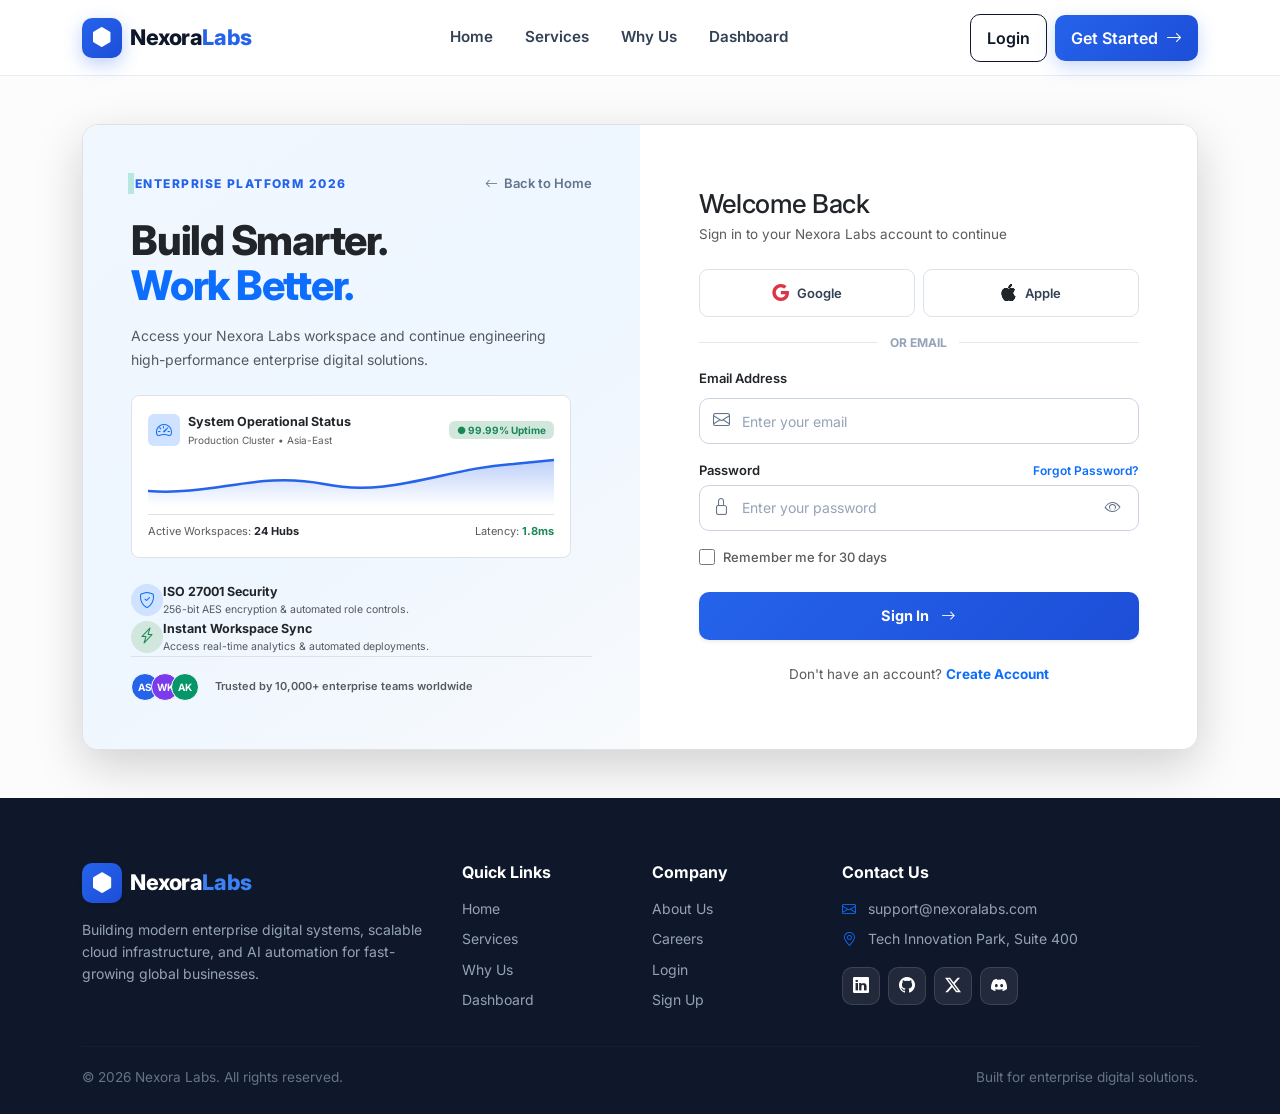
<file: login.html>
<!DOCTYPE html>
<html lang="en">

<head>
    <meta charset="UTF-8">
    <meta name="viewport" content="width=device-width, initial-scale=1.0">
    <title>Login | Nexora Labs</title>

    <!-- Google Fonts (Inter) -->
    <link rel="preconnect" href="https://fonts.googleapis.com">
    <link rel="preconnect" href="https://fonts.gstatic.com" crossorigin>
    <link href="https://fonts.googleapis.com/css2?family=Inter:wght@400;500;600;700;800&display=swap" rel="stylesheet">

    <!-- Bootstrap CSS -->
    <link href="https://cdn.jsdelivr.net/npm/bootstrap@5.3.3/dist/css/bootstrap.min.css" rel="stylesheet">

    <!-- Bootstrap Icons -->
    <link rel="stylesheet" href="https://cdn.jsdelivr.net/npm/bootstrap-icons@1.11.3/font/bootstrap-icons.min.css">

    <!-- Custom CSS -->
    <link rel="stylesheet" href="css/style.css">
</head>

<body class="bg-light-subtle">

    <!-- ================= NAVBAR ================= -->

    <nav class="navbar navbar-expand-lg bg-white border-bottom sticky-top">
        <div class="container">

            <a class="navbar-brand d-flex align-items-center gap-2" href="index.html">
                <span class="brand-icon">
                    <i class="bi bi-hexagon-fill"></i>
                </span>
                <span class="brand-name">
                    Nexora<span>Labs</span>
                </span>
            </a>

            <button class="navbar-toggler border-0 shadow-none p-2" type="button" data-bs-toggle="collapse" data-bs-target="#mainNavbar" aria-label="Toggle navigation">
                <span class="navbar-toggler-icon"></span>
            </button>

            <div class="collapse navbar-collapse" id="mainNavbar">
                <ul class="navbar-nav mx-auto mb-3 mb-lg-0 fw-semibold">
                    <li class="nav-item">
                        <a class="nav-link" href="index.html">Home</a>
                    </li>
                    <li class="nav-item">
                        <a class="nav-link" href="index.html#services">Services</a>
                    </li>
                    <li class="nav-item">
                        <a class="nav-link" href="index.html#why-us">Why Us</a>
                    </li>
                    <li class="nav-item">
                        <a class="nav-link" href="dashboard.html">Dashboard</a>
                    </li>
                </ul>

                <div class="d-flex align-items-center gap-2">
                    <a href="login.html" class="btn btn-outline-custom px-3 active">
                        Login
                    </a>
                    <a href="signup.html" class="btn btn-primary-custom px-3">
                        Get Started <i class="bi bi-arrow-right ms-1"></i>
                    </a>
                </div>
            </div>

        </div>
    </nav>


    <!-- ================= AUTH MAIN CONTENT ================= -->

    <main class="py-4 py-lg-5">
        <div class="container">
            
            <div class="auth-page shadow-lg border rounded-4 overflow-hidden bg-white mx-auto">

                <!-- Left Marketing SaaS Showcase Section -->
                <section class="auth-brand p-4 p-lg-5 d-flex flex-column justify-content-between">
                    
                    <!-- Top Header: Badge on left, Back link on right -->
                    <div class="d-flex align-items-center justify-content-between mb-4">
                        <span class="hero-badge m-0">
                            <span class="pulse-dot me-1"></span> ENTERPRISE PLATFORM 2026
                        </span>
                        <a href="index.html" class="back-home text-decoration-none fw-semibold">
                            <i class="bi bi-arrow-left"></i> Back to Home
                        </a>
                    </div>

                    <!-- Brand Content Header -->
                    <div class="brand-content my-auto">
                        <h1 class="fw-extrabold text-dark mb-3" style="font-size: clamp(2rem, 3.2vw, 2.7rem); line-height: 1.1; letter-spacing: -0.03em;">
                            Build Smarter. <br><span class="text-primary">Work Better.</span>
                        </h1>
                        <p class="text-muted mb-4" style="font-size: 14px; max-width: 440px;">
                            Access your Nexora Labs workspace and continue engineering high-performance enterprise digital solutions.
                        </p>

                        <!-- Live Metric Sparkline Card -->
                        <div class="p-3 border rounded-3 bg-white shadow-2xs mb-4" style="max-width: 440px;">
                            <div class="d-flex align-items-center justify-content-between mb-2">
                                <div class="d-flex align-items-center gap-2">
                                    <div class="rounded-2 bg-primary-subtle text-primary p-2 d-flex align-items-center justify-content-center" style="width: 32px; height: 32px;">
                                        <i class="bi bi-speedometer2 fs-6"></i>
                                    </div>
                                    <div>
                                        <strong class="d-block text-dark" style="font-size: 12.5px;">System Operational Status</strong>
                                        <small class="text-muted d-block" style="font-size: 10px;">Production Cluster &bull; Asia-East</small>
                                    </div>
                                </div>
                                <span class="badge bg-success-subtle text-success fw-bold px-2 py-1" style="font-size: 10px;">
                                    ● 99.99% Uptime
                                </span>
                            </div>

                            <!-- Mini Graph SVG -->
                            <div class="position-relative w-100 my-2" style="height: 50px;">
                                <svg viewBox="0 0 300 50" preserveAspectRatio="none" style="width: 100%; height: 100%;">
                                    <defs>
                                        <linearGradient id="authLoginSparkGrad" x1="0" y1="0" x2="0" y2="1">
                                            <stop offset="0%" stop-color="#2563eb" stop-opacity="0.3"/>
                                            <stop offset="100%" stop-color="#2563eb" stop-opacity="0.0"/>
                                        </linearGradient>
                                    </defs>
                                    <path d="M 0 35 C 50 40, 80 15, 130 28 C 180 42, 220 12, 270 8 L 300 4 L 300 50 L 0 50 Z" fill="url(#authLoginSparkGrad)"/>
                                    <path d="M 0 35 C 50 40, 80 15, 130 28 C 180 42, 220 12, 270 8 L 300 4" fill="none" stroke="#2563eb" stroke-width="2.5" stroke-linecap="round"/>
                                </svg>
                            </div>

                            <div class="d-flex align-items-center justify-content-between pt-2 border-top text-muted" style="font-size: 11px;">
                                <span>Active Workspaces: <strong class="text-dark">24 Hubs</strong></span>
                                <span>Latency: <strong class="text-success">1.8ms</strong></span>
                            </div>
                        </div>

                        <!-- Feature Bullet Points -->
                        <div class="d-flex flex-column gap-2.5">
                            <div class="d-flex align-items-center gap-2.5">
                                <div class="rounded-circle bg-primary-subtle text-primary d-flex align-items-center justify-content-center" style="width: 32px; height: 32px; flex-shrink: 0;">
                                    <i class="bi bi-shield-check fs-6"></i>
                                </div>
                                <div>
                                    <strong class="d-block text-dark" style="font-size: 12.5px;">ISO 27001 Security</strong>
                                    <small class="text-muted d-block" style="font-size: 10.5px;">256-bit AES encryption & automated role controls.</small>
                                </div>
                            </div>

                            <div class="d-flex align-items-center gap-2.5">
                                <div class="rounded-circle bg-success-subtle text-success d-flex align-items-center justify-content-center" style="width: 32px; height: 32px; flex-shrink: 0;">
                                    <i class="bi bi-lightning-charge fs-6"></i>
                                </div>
                                <div>
                                    <strong class="d-block text-dark" style="font-size: 12.5px;">Instant Workspace Sync</strong>
                                    <small class="text-muted d-block" style="font-size: 10.5px;">Access real-time analytics & automated deployments.</small>
                                </div>
                            </div>
                        </div>
                    </div>

                    <!-- Customer Trust Footer -->
                    <div class="d-flex align-items-center gap-3 pt-3 border-top mt-auto">
                        <div class="d-flex align-items-center">
                            <div class="avatar-circle text-white fw-bold d-flex align-items-center justify-content-center rounded-circle border border-white" style="width: 28px; height: 28px; font-size: 10px; background: #2563eb; margin-right: -8px;">AS</div>
                            <div class="avatar-circle text-white fw-bold d-flex align-items-center justify-content-center rounded-circle border border-white" style="width: 28px; height: 28px; font-size: 10px; background: #7c3aed; margin-right: -8px;">WK</div>
                            <div class="avatar-circle text-white fw-bold d-flex align-items-center justify-content-center rounded-circle border border-white" style="width: 28px; height: 28px; font-size: 10px; background: #059669;">AK</div>
                        </div>
                        <small class="text-muted fw-semibold" style="font-size: 11px;">Trusted by 10,000+ enterprise teams worldwide</small>
                    </div>

                </section>


                <!-- Right Form Login Section -->
                <section class="auth-form-section p-4 p-lg-5 bg-white d-flex align-items-center justify-content-center">
                    <div class="login-card w-100" style="max-width: 440px;">

                        <!-- Heading Header -->
                        <div class="mb-4 text-start">
                            <h2 class="fw-extrabold text-dark mb-1" style="font-size: 26px; letter-spacing: -0.02em;">Welcome Back</h2>
                            <p class="text-muted" style="font-size: 13.5px;">Sign in to your Nexora Labs account to continue</p>
                        </div>

                        <!-- Social Buttons -->
                        <div class="row g-2 mb-3">
                            <div class="col-6">
                                <button type="button" class="social-btn w-100 py-2 d-flex align-items-center justify-content-center gap-2 fw-semibold">
                                    <i class="bi bi-google text-danger"></i> Google
                                </button>
                            </div>
                            <div class="col-6">
                                <button type="button" class="social-btn w-100 py-2 d-flex align-items-center justify-content-center gap-2 fw-semibold">
                                    <i class="bi bi-apple text-dark"></i> Apple
                                </button>
                            </div>
                        </div>

                        <!-- Divider -->
                        <div class="divider my-3">
                            <span></span>
                            <p>OR EMAIL</p>
                            <span></span>
                        </div>

                        <!-- Login Form -->
                        <form id="loginForm" class="needs-validation" novalidate>

                            <!-- Email -->
                            <div class="form-group mb-3">
                                <label for="email" class="form-label text-dark fw-semibold" style="font-size: 13px;">Email Address</label>
                                <div class="input-wrapper">
                                    <i class="bi bi-envelope"></i>
                                    <input
                                        type="email"
                                        id="email"
                                        class="form-control"
                                        placeholder="Enter your email"
                                        autocomplete="email"
                                        required
                                    >
                                </div>
                            </div>

                            <!-- Password -->
                            <div class="form-group mb-3">
                                <div class="password-label d-flex align-items-center justify-content-between mb-1">
                                    <label for="password" class="form-label text-dark fw-semibold mb-0" style="font-size: 13px;">Password</label>
                                    <a href="#" class="text-primary text-decoration-none fw-semibold" style="font-size: 12px;">Forgot Password?</a>
                                </div>
                                <div class="input-wrapper">
                                    <i class="bi bi-lock"></i>
                                    <input
                                        type="password"
                                        id="password"
                                        class="form-control"
                                        placeholder="Enter your password"
                                        autocomplete="current-password"
                                        required
                                    >
                                    <button
                                        type="button"
                                        class="password-toggle"
                                        aria-label="Show password"
                                    >
                                        <i class="bi bi-eye"></i>
                                    </button>
                                </div>
                            </div>

                            <!-- Remember -->
                            <div class="remember-row mb-4">
                                <label class="remember d-flex align-items-center gap-2">
                                    <input type="checkbox" id="remember">
                                    <span class="text-muted" style="font-size: 13px;">Remember me for 30 days</span>
                                </label>
                            </div>

                            <!-- Submit Button -->
                            <button type="submit" class="btn btn-primary-custom w-100 py-2.5 fw-bold d-flex align-items-center justify-content-center gap-2 shadow-sm" style="height: 48px; font-size: 14.5px;">
                                Sign In <i class="bi bi-arrow-right ms-1"></i>
                            </button>

                            <!-- Signup Link -->
                            <p class="signup-text text-center text-muted mt-4 mb-0" style="font-size: 13.5px;">
                                Don't have an account?
                                <a href="signup.html" class="text-primary fw-bold text-decoration-none">Create Account</a>
                            </p>

                        </form>

                    </div>
                </section>

            </div>

        </div>
    </main>


    <!-- ================= FOOTER ================= -->

    <footer class="footer mt-auto">
        <div class="container">
            <div class="row g-4 mb-4">

                <div class="col-lg-4">
                    <a href="index.html" class="footer-brand d-flex align-items-center gap-2 mb-3 text-decoration-none">
                        <span class="brand-icon shadow-sm">
                            <i class="bi bi-hexagon-fill"></i>
                        </span>
                        <span class="brand-name">
                            Nexora<span>Labs</span>
                        </span>
                    </a>
                    <p class="text-muted small mb-0" style="line-height: 1.6; color: #94a3b8;">
                        Building modern enterprise digital systems, scalable cloud infrastructure, and AI automation for fast-growing global businesses.
                    </p>
                </div>

                <div class="col-6 col-lg-2">
                    <h6 class="fw-bold text-white mb-3">Quick Links</h6>
                    <ul class="list-unstyled d-flex flex-column gap-2 small mb-0">
                        <li><a href="index.html">Home</a></li>
                        <li><a href="index.html#services">Services</a></li>
                        <li><a href="index.html#why-us">Why Us</a></li>
                        <li><a href="dashboard.html">Dashboard</a></li>
                    </ul>
                </div>

                <div class="col-6 col-lg-2">
                    <h6 class="fw-bold text-white mb-3">Company</h6>
                    <ul class="list-unstyled d-flex flex-column gap-2 small mb-0">
                        <li><a href="index.html#why-us">About Us</a></li>
                        <li><a href="#">Careers</a></li>
                        <li><a href="login.html">Login</a></li>
                        <li><a href="signup.html">Sign Up</a></li>
                    </ul>
                </div>

                <div class="col-lg-4">
                    <h6 class="fw-bold text-white mb-3">Contact Us</h6>
                    <p class="small mb-2" style="color: #94a3b8;"><i class="bi bi-envelope me-2 text-primary"></i> support@nexoralabs.com</p>
                    <p class="small mb-3" style="color: #94a3b8;"><i class="bi bi-geo-alt me-2 text-primary"></i> Tech Innovation Park, Suite 400</p>
                    <div class="social-links d-flex gap-2">
                        <a href="#" title="LinkedIn"><i class="bi bi-linkedin"></i></a>
                        <a href="#" title="GitHub"><i class="bi bi-github"></i></a>
                        <a href="#" title="Twitter"><i class="bi bi-twitter-x"></i></a>
                        <a href="#" title="Discord"><i class="bi bi-discord"></i></a>
                    </div>
                </div>

            </div>

            <hr>

            <div class="footer-bottom d-flex flex-wrap justify-content-between align-items-center small">
                <span>© 2026 Nexora Labs. All rights reserved.</span>
                <span>Built for enterprise digital solutions.</span>
            </div>
        </div>
    </footer>

    <!-- Bootstrap JS -->
    <script src="https://cdn.jsdelivr.net/npm/bootstrap@5.3.3/dist/js/bootstrap.bundle.min.js"></script>
    <!-- Custom JS -->
    <script src="js/script.js"></script>

</body>

</html>
</file>
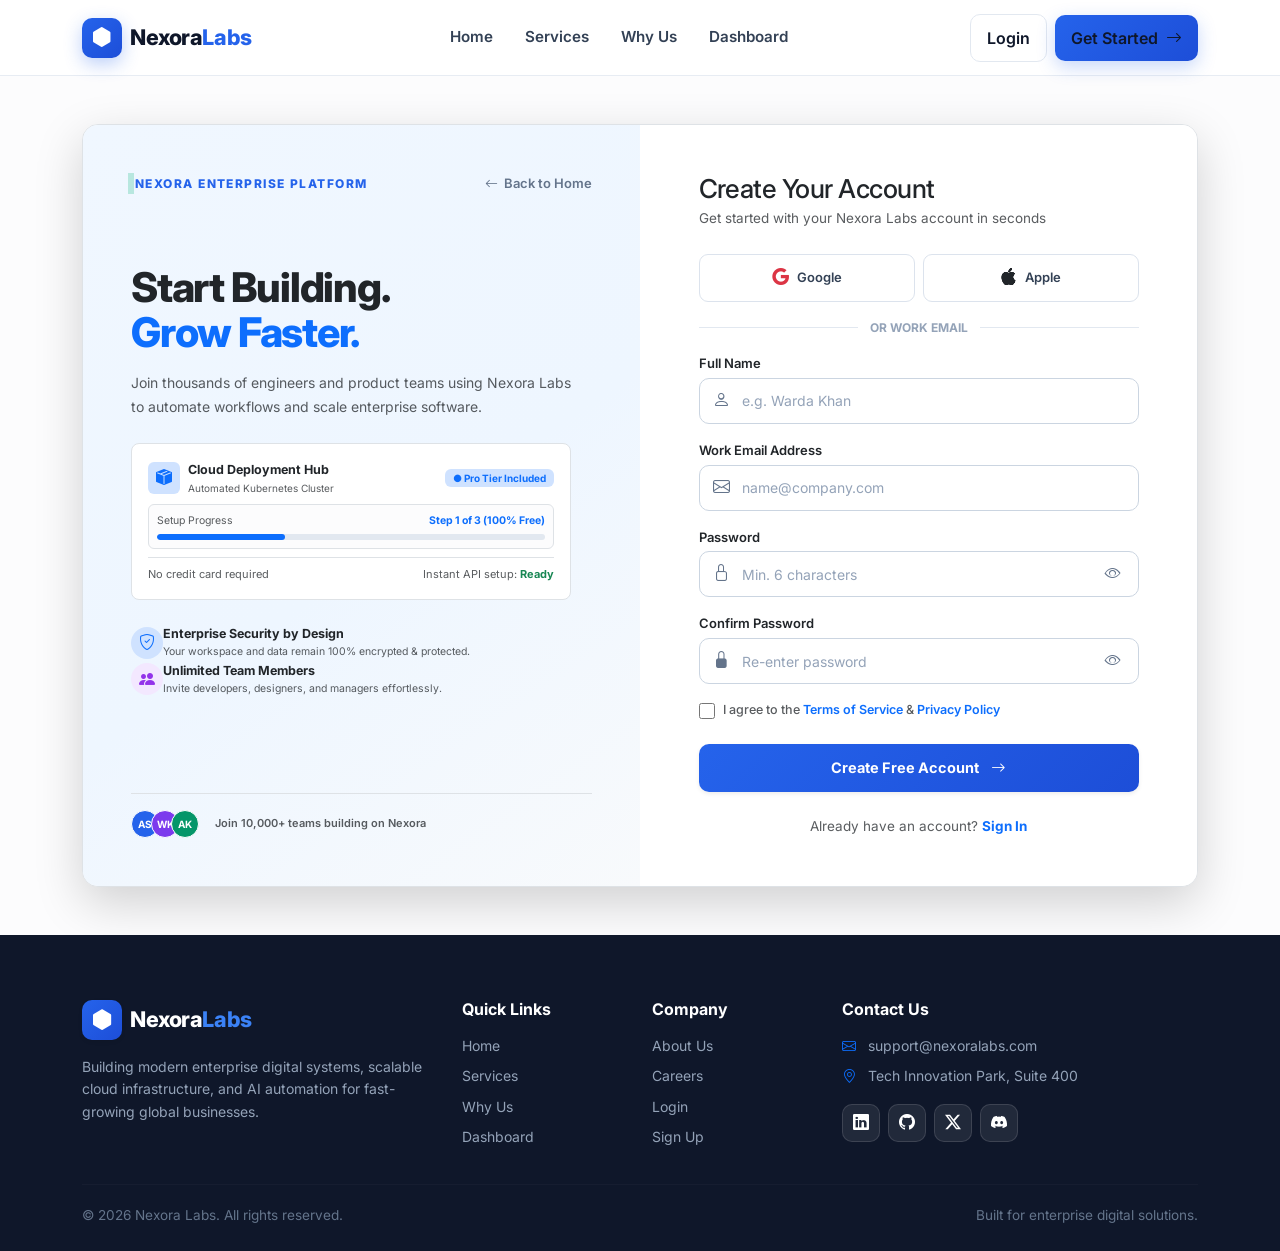
<file: signup.html>
<!DOCTYPE html>
<html lang="en">

<head>
    <meta charset="UTF-8">
    <meta name="viewport" content="width=device-width, initial-scale=1.0">
    <title>Sign Up | Nexora Labs</title>

    <!-- Google Fonts (Inter) -->
    <link rel="preconnect" href="https://fonts.googleapis.com">
    <link rel="preconnect" href="https://fonts.gstatic.com" crossorigin>
    <link href="https://fonts.googleapis.com/css2?family=Inter:wght@400;500;600;700;800&display=swap" rel="stylesheet">

    <!-- Bootstrap CSS -->
    <link href="https://cdn.jsdelivr.net/npm/bootstrap@5.3.3/dist/css/bootstrap.min.css" rel="stylesheet">

    <!-- Bootstrap Icons -->
    <link rel="stylesheet" href="https://cdn.jsdelivr.net/npm/bootstrap-icons@1.11.3/font/bootstrap-icons.min.css">

    <!-- Custom CSS -->
    <link rel="stylesheet" href="css/style.css">
</head>

<body class="bg-light-subtle">

    <!-- ================= NAVBAR ================= -->

    <nav class="navbar navbar-expand-lg bg-white border-bottom sticky-top">
        <div class="container">

            <a class="navbar-brand d-flex align-items-center gap-2" href="index.html">
                <span class="brand-icon">
                    <i class="bi bi-hexagon-fill"></i>
                </span>
                <span class="brand-name">
                    Nexora<span>Labs</span>
                </span>
            </a>

            <button class="navbar-toggler border-0 shadow-none p-2" type="button" data-bs-toggle="collapse" data-bs-target="#mainNavbar" aria-label="Toggle navigation">
                <span class="navbar-toggler-icon"></span>
            </button>

            <div class="collapse navbar-collapse" id="mainNavbar">
                <ul class="navbar-nav mx-auto mb-3 mb-lg-0 fw-semibold">
                    <li class="nav-item">
                        <a class="nav-link" href="index.html">Home</a>
                    </li>
                    <li class="nav-item">
                        <a class="nav-link" href="index.html#services">Services</a>
                    </li>
                    <li class="nav-item">
                        <a class="nav-link" href="index.html#why-us">Why Us</a>
                    </li>
                    <li class="nav-item">
                        <a class="nav-link" href="dashboard.html">Dashboard</a>
                    </li>
                </ul>

                <div class="d-flex align-items-center gap-2">
                    <a href="login.html" class="btn btn-outline-custom px-3">
                        Login
                    </a>
                    <a href="signup.html" class="btn btn-primary-custom px-3 active">
                        Get Started <i class="bi bi-arrow-right ms-1"></i>
                    </a>
                </div>
            </div>

        </div>
    </nav>


    <!-- ================= AUTH MAIN CONTENT ================= -->

    <main class="py-4 py-lg-5">
        <div class="container">
            
            <div class="auth-page shadow-lg border rounded-4 overflow-hidden bg-white mx-auto">

                <!-- Left Marketing Section -->
                <section class="auth-brand p-4 p-lg-5 d-flex flex-column justify-content-between">
                    
                    <!-- Top Header: Badge on left, Back link on right -->
                    <div class="d-flex align-items-center justify-content-between mb-4">
                        <span class="hero-badge m-0">
                            <span class="pulse-dot me-1"></span> NEXORA ENTERPRISE PLATFORM
                        </span>
                        <a href="index.html" class="back-home text-decoration-none fw-semibold">
                            <i class="bi bi-arrow-left"></i> Back to Home
                        </a>
                    </div>

                    <!-- Brand Content Header -->
                    <div class="brand-content my-auto">
                        <h1 class="fw-extrabold text-dark mb-3" style="font-size: clamp(2rem, 3.2vw, 2.7rem); line-height: 1.1; letter-spacing: -0.03em;">
                            Start Building. <br><span class="text-primary">Grow Faster.</span>
                        </h1>
                        <p class="text-muted mb-4" style="font-size: 14px; max-width: 440px;">
                            Join thousands of engineers and product teams using Nexora Labs to automate workflows and scale enterprise software.
                        </p>

                        <!-- Live Project & Workspace Card Visual -->
                        <div class="p-3 border rounded-3 bg-white shadow-2xs mb-4" style="max-width: 440px;">
                            <div class="d-flex align-items-center justify-content-between mb-2">
                                <div class="d-flex align-items-center gap-2">
                                    <div class="rounded-2 bg-primary-subtle text-primary p-2 d-flex align-items-center justify-content-center" style="width: 32px; height: 32px;">
                                        <i class="bi bi-box-seam-fill fs-6"></i>
                                    </div>
                                    <div>
                                        <strong class="d-block text-dark" style="font-size: 12.5px;">Cloud Deployment Hub</strong>
                                        <small class="text-muted d-block" style="font-size: 10px;">Automated Kubernetes Cluster</small>
                                    </div>
                                </div>
                                <span class="badge bg-primary-subtle text-primary fw-bold px-2 py-1" style="font-size: 10px;">
                                    ● Pro Tier Included
                                </span>
                            </div>

                            <!-- Progress Bar Visual -->
                            <div class="p-2 border rounded-2 bg-light-subtle my-2">
                                <div class="d-flex align-items-center justify-content-between mb-1 text-muted" style="font-size: 10.5px;">
                                    <span>Setup Progress</span>
                                    <strong class="text-primary">Step 1 of 3 (100% Free)</strong>
                                </div>
                                <div class="progress" style="height: 6px; background: #e2e8f0;">
                                    <div class="progress-bar bg-primary rounded-pill" style="width: 33%;"></div>
                                </div>
                            </div>

                            <div class="d-flex align-items-center justify-content-between pt-2 border-top text-muted" style="font-size: 11px;">
                                <span>No credit card required</span>
                                <span>Instant API setup: <strong class="text-success">Ready</strong></span>
                            </div>
                        </div>

                        <!-- 3 Value Features -->
                        <div class="d-flex flex-column gap-2.5">
                            <div class="d-flex align-items-center gap-2.5">
                                <div class="rounded-circle bg-primary-subtle text-primary d-flex align-items-center justify-content-center" style="width: 32px; height: 32px; flex-shrink: 0;">
                                    <i class="bi bi-shield-check fs-6"></i>
                                </div>
                                <div>
                                    <strong class="d-block text-dark" style="font-size: 12.5px;">Enterprise Security by Design</strong>
                                    <small class="text-muted d-block" style="font-size: 10.5px;">Your workspace and data remain 100% encrypted & protected.</small>
                                </div>
                            </div>

                            <div class="d-flex align-items-center gap-2.5">
                                <div class="rounded-circle bg-purple-subtle text-purple d-flex align-items-center justify-content-center" style="width: 32px; height: 32px; flex-shrink: 0; background: #f3e8ff; color: #9333ea;">
                                    <i class="bi bi-people-fill fs-6"></i>
                                </div>
                                <div>
                                    <strong class="d-block text-dark" style="font-size: 12.5px;">Unlimited Team Members</strong>
                                    <small class="text-muted d-block" style="font-size: 10.5px;">Invite developers, designers, and managers effortlessly.</small>
                                </div>
                            </div>
                        </div>
                    </div>

                    <!-- Customer Trust Footer -->
                    <div class="d-flex align-items-center gap-3 pt-3 border-top mt-auto">
                        <div class="d-flex align-items-center">
                            <div class="avatar-circle text-white fw-bold d-flex align-items-center justify-content-center rounded-circle border border-white" style="width: 28px; height: 28px; font-size: 10px; background: #2563eb; margin-right: -8px;">AS</div>
                            <div class="avatar-circle text-white fw-bold d-flex align-items-center justify-content-center rounded-circle border border-white" style="width: 28px; height: 28px; font-size: 10px; background: #7c3aed; margin-right: -8px;">WK</div>
                            <div class="avatar-circle text-white fw-bold d-flex align-items-center justify-content-center rounded-circle border border-white" style="width: 28px; height: 28px; font-size: 10px; background: #059669;">AK</div>
                        </div>
                        <small class="text-muted fw-semibold" style="font-size: 11px;">Join 10,000+ teams building on Nexora</small>
                    </div>

                </section>


                <!-- Right Form Signup Section -->
                <section class="auth-form-section p-4 p-lg-5 bg-white d-flex align-items-center justify-content-center">
                    <div class="signup-card w-100" style="max-width: 440px;">

                        <!-- Heading Header -->
                        <div class="mb-4 text-start">
                            <h2 class="fw-extrabold text-dark mb-1" style="font-size: 26px; letter-spacing: -0.02em;">Create Your Account</h2>
                            <p class="text-muted" style="font-size: 13.5px;">Get started with your Nexora Labs account in seconds</p>
                        </div>

                        <!-- Validation Alert -->
                        <div id="signupAlert" class="alert alert-danger d-none py-2 px-3 small mb-3" role="alert">
                            Please fix the errors in the form.
                        </div>

                        <!-- Social Buttons -->
                        <div class="row g-2 mb-3">
                            <div class="col-6">
                                <button type="button" class="social-btn w-100 py-2 d-flex align-items-center justify-content-center gap-2 fw-semibold">
                                    <i class="bi bi-google text-danger"></i> Google
                                </button>
                            </div>
                            <div class="col-6">
                                <button type="button" class="social-btn w-100 py-2 d-flex align-items-center justify-content-center gap-2 fw-semibold">
                                    <i class="bi bi-apple text-dark"></i> Apple
                                </button>
                            </div>
                        </div>

                        <!-- Divider -->
                        <div class="divider my-3">
                            <span></span>
                            <p>OR WORK EMAIL</p>
                            <span></span>
                        </div>

                        <!-- Signup Form -->
                        <form id="signupForm" class="needs-validation" novalidate>

                            <!-- Full Name -->
                            <div class="form-group mb-3">
                                <label for="fullName" class="form-label text-dark fw-semibold mb-1" style="font-size: 13px;">Full Name</label>
                                <div class="input-wrapper">
                                    <i class="bi bi-person"></i>
                                    <input
                                        type="text"
                                        id="fullName"
                                        class="form-control"
                                        placeholder="e.g. Warda Khan"
                                        autocomplete="name"
                                        required
                                    >
                                </div>
                                <div class="invalid-feedback small mt-1">Full name is required.</div>
                            </div>

                            <!-- Email -->
                            <div class="form-group mb-3">
                                <label for="signupEmail" class="form-label text-dark fw-semibold mb-1" style="font-size: 13px;">Work Email Address</label>
                                <div class="input-wrapper">
                                    <i class="bi bi-envelope"></i>
                                    <input
                                        type="email"
                                        id="signupEmail"
                                        class="form-control"
                                        placeholder="name@company.com"
                                        autocomplete="email"
                                        required
                                    >
                                </div>
                                <div class="invalid-feedback small mt-1">Please enter a valid email containing @.</div>
                            </div>

                            <!-- Password -->
                            <div class="form-group mb-3">
                                <label for="signupPassword" class="form-label text-dark fw-semibold mb-1" style="font-size: 13px;">Password</label>
                                <div class="input-wrapper">
                                    <i class="bi bi-lock"></i>
                                    <input
                                        type="password"
                                        id="signupPassword"
                                        class="form-control"
                                        placeholder="Min. 6 characters"
                                        autocomplete="new-password"
                                        required
                                        minlength="6"
                                    >
                                    <button
                                        type="button"
                                        class="password-toggle"
                                        aria-label="Show password"
                                    >
                                        <i class="bi bi-eye"></i>
                                    </button>
                                </div>
                                <div class="invalid-feedback small mt-1">Password must contain at least 6 characters.</div>
                            </div>

                            <!-- Confirm Password -->
                            <div class="form-group mb-3">
                                <label for="confirmPassword" class="form-label text-dark fw-semibold mb-1" style="font-size: 13px;">Confirm Password</label>
                                <div class="input-wrapper">
                                    <i class="bi bi-lock-fill"></i>
                                    <input
                                        type="password"
                                        id="confirmPassword"
                                        class="form-control"
                                        placeholder="Re-enter password"
                                        autocomplete="new-password"
                                        required
                                    >
                                    <button
                                        type="button"
                                        class="password-toggle"
                                        aria-label="Show password"
                                    >
                                        <i class="bi bi-eye"></i>
                                    </button>
                                </div>
                                <div class="invalid-feedback small mt-1">Passwords must match.</div>
                            </div>

                            <!-- Terms Checkbox -->
                            <div class="terms-row mb-4">
                                <label class="terms-label d-flex align-items-center gap-2">
                                    <input type="checkbox" required style="width: 16px; height: 16px; accent-color: #2563eb;">
                                    <span class="text-muted" style="font-size: 12.5px;">
                                        I agree to the <a href="#" class="text-primary text-decoration-none fw-semibold">Terms of Service</a> & <a href="#" class="text-primary text-decoration-none fw-semibold">Privacy Policy</a>
                                    </span>
                                </label>
                            </div>

                            <!-- Submit Button -->
                            <button type="submit" class="btn btn-primary-custom w-100 py-2.5 fw-bold d-flex align-items-center justify-content-center gap-2 shadow-sm" style="height: 48px; font-size: 14.5px;">
                                Create Free Account <i class="bi bi-arrow-right ms-1"></i>
                            </button>

                            <!-- Login Redirect Link -->
                            <p class="signup-text text-center text-muted mt-4 mb-0" style="font-size: 13.5px;">
                                Already have an account?
                                <a href="login.html" class="text-primary fw-bold text-decoration-none">Sign In</a>
                            </p>

                        </form>

                    </div>
                </section>

            </div>

        </div>
    </main>


    <!-- ================= FOOTER ================= -->

    <footer class="footer mt-auto">
        <div class="container">
            <div class="row g-4 mb-4">

                <div class="col-lg-4">
                    <a href="index.html" class="footer-brand d-flex align-items-center gap-2 mb-3 text-decoration-none">
                        <span class="brand-icon shadow-sm">
                            <i class="bi bi-hexagon-fill"></i>
                        </span>
                        <span class="brand-name">
                            Nexora<span>Labs</span>
                        </span>
                    </a>
                    <p class="text-muted small mb-0" style="line-height: 1.6; color: #94a3b8;">
                        Building modern enterprise digital systems, scalable cloud infrastructure, and AI automation for fast-growing global businesses.
                    </p>
                </div>

                <div class="col-6 col-lg-2">
                    <h6 class="fw-bold text-white mb-3">Quick Links</h6>
                    <ul class="list-unstyled d-flex flex-column gap-2 small mb-0">
                        <li><a href="index.html">Home</a></li>
                        <li><a href="index.html#services">Services</a></li>
                        <li><a href="index.html#why-us">Why Us</a></li>
                        <li><a href="dashboard.html">Dashboard</a></li>
                    </ul>
                </div>

                <div class="col-6 col-lg-2">
                    <h6 class="fw-bold text-white mb-3">Company</h6>
                    <ul class="list-unstyled d-flex flex-column gap-2 small mb-0">
                        <li><a href="index.html#why-us">About Us</a></li>
                        <li><a href="#">Careers</a></li>
                        <li><a href="login.html">Login</a></li>
                        <li><a href="signup.html">Sign Up</a></li>
                    </ul>
                </div>

                <div class="col-lg-4">
                    <h6 class="fw-bold text-white mb-3">Contact Us</h6>
                    <p class="small mb-2" style="color: #94a3b8;"><i class="bi bi-envelope me-2 text-primary"></i> support@nexoralabs.com</p>
                    <p class="small mb-3" style="color: #94a3b8;"><i class="bi bi-geo-alt me-2 text-primary"></i> Tech Innovation Park, Suite 400</p>
                    <div class="social-links d-flex gap-2">
                        <a href="#" title="LinkedIn"><i class="bi bi-linkedin"></i></a>
                        <a href="#" title="GitHub"><i class="bi bi-github"></i></a>
                        <a href="#" title="Twitter"><i class="bi bi-twitter-x"></i></a>
                        <a href="#" title="Discord"><i class="bi bi-discord"></i></a>
                    </div>
                </div>

            </div>

            <hr>

            <div class="footer-bottom d-flex flex-wrap justify-content-between align-items-center small">
                <span>© 2026 Nexora Labs. All rights reserved.</span>
                <span>Built for enterprise digital solutions.</span>
            </div>
        </div>
    </footer>

    <!-- Bootstrap JS -->
    <script src="https://cdn.jsdelivr.net/npm/bootstrap@5.3.3/dist/js/bootstrap.bundle.min.js"></script>
    <!-- Custom JS -->
    <script src="js/script.js"></script>

</body>

</html>
</file>
<file: css/style.css>
/* =========================
   ROOT VARIABLES
========================= */

:root {
    --primary: #2563eb;
    --primary-dark: #1d4ed8;

    --dark: #0f172a;
    --text: #334155;
    --muted: #64748b;

    --light: #f8fafc;
    --border: #e2e8f0;

    --white: #ffffff;

    --radius: 16px;
}


/* =========================
   GLOBAL
========================= */

* {
    margin: 0;
    padding: 0;
    box-sizing: border-box;
}

html {
    scroll-behavior: smooth;
    overflow-x: hidden;
}

body {
    font-family:
        Inter,
        system-ui,
        -apple-system,
        BlinkMacSystemFont,
        "Segoe UI",
        sans-serif;

    color: var(--dark);
    background: var(--white);

    line-height: 1.6;
    overflow-x: hidden;
}

a {
    text-decoration: none;
}


/* =========================
   NAVBAR
========================= */

.navbar {
    min-height: 76px;
    background: rgba(255, 255, 255, 0.92) !important;
    backdrop-filter: blur(12px);
    -webkit-backdrop-filter: blur(12px);
    border-bottom: 1px solid rgba(226, 232, 240, 0.8) !important;
    transition: transform 0.35s cubic-bezier(0.4, 0, 0.2, 1), background-color 0.3s ease, box-shadow 0.3s ease !important;
}

.navbar-hidden {
    transform: translateY(-100%) !important;
    box-shadow: none !important;
}

.brand-name {
    font-size: 1.35rem;
    font-weight: 800;
    color: var(--dark);
    letter-spacing: -0.02em;
}

.brand-name span {
    color: var(--primary);
}

.brand-icon {
    width: 40px;
    height: 40px;

    display: flex;
    align-items: center;
    justify-content: center;

    background: linear-gradient(135deg, #2563eb 0%, #1d4ed8 100%);
    color: white;

    border-radius: 10px;

    box-shadow:
        0 6px 18px rgba(37, 99, 235, 0.3);
}

.nav-link {
    color: var(--text);
    font-weight: 600;
    font-size: 0.95rem;

    margin: 0 8px;

    transition: 0.2s ease;
}

.nav-link:hover,
.nav-link.active {
    color: var(--primary);
}


/* =========================
   BUTTONS
========================= */

.btn {
    font-weight: 600;
    border-radius: 10px;
    padding: 11px 20px;
}

.btn-login {
    color: var(--dark);
}

.btn-login:hover {
    color: var(--primary);
}

.btn-primary-custom {
    background: linear-gradient(135deg, #2563eb 0%, #1d4ed8 100%);
    color: white;
    border: none;

    box-shadow:
        0 6px 18px rgba(37, 99, 235, 0.25);
    transition: all 0.2s ease;
}

.btn-primary-custom:hover {
    background: linear-gradient(135deg, #1d4ed8 0%, #1e40af 100%);
    color: white;
    transform: translateY(-2px);
    box-shadow:
        0 10px 24px rgba(37, 99, 235, 0.35);
}

.btn-outline-custom {
    border: 1px solid var(--border);
    color: var(--dark);
    background: white;
}

.btn-outline-custom:hover {
    border-color: var(--primary);
    color: var(--primary);
}


/* =========================
   HERO
========================= */

.hero-section {
    padding: 60px 0;

    background:
        radial-gradient(
            circle at 80% 20%,
            rgba(37, 99, 235, 0.10),
            transparent 35%
        ),
        linear-gradient(
            180deg,
            #f8fbff 0%,
            #ffffff 100%
        );
}

@media (min-width: 992px) {
    .hero-section {
        min-height: calc(100vh - 76px);
        max-height: calc(100vh - 76px);
        display: flex;
        align-items: center;
        padding: 15px 0;
        overflow: hidden;
    }
}

.hero-badge,
.section-label {
    display: inline-block;

    font-size: 0.75rem;
    font-weight: 800;

    letter-spacing: 0.12em;

    color: var(--primary);
}

.hero-title {
    margin-top: 18px;

    font-size: clamp(2.7rem, 5vw, 4.5rem);

    line-height: 1.05;

    font-weight: 800;

    letter-spacing: -0.04em;

    max-width: 650px;
}

.hero-title span {
    display: block;
    color: var(--primary);
}

.hero-description {
    margin-top: 24px;

    max-width: 560px;

    font-size: 1.08rem;

    color: var(--muted);
}

.hero-buttons {
    display: flex;
    flex-wrap: wrap;

    gap: 12px;

    margin-top: 32px;
}

.hero-trust {
    display: flex;
    flex-wrap: wrap;

    gap: 24px;

    margin-top: 28px;
}

.trust-item {
    color: var(--muted);

    font-size: 0.9rem;

    display: flex;
    align-items: center;

    gap: 8px;
}

.trust-item i {
    color: var(--primary);
}


/* =========================
   HERO VISUAL
========================= */

.hero-visual {
    position: relative;

    min-height: 480px;

    display: flex;
    align-items: center;
    justify-content: center;
}

@keyframes heroFloatAnimation {
    0%, 100% {
        transform: translateY(0px);
    }
    50% {
        transform: translateY(-8px);
    }
}

.hero-dashboard-mockup {
    width: min(100%, 540px);
    background: #ffffff;
    border: 1px solid rgba(203, 213, 225, 0.8);
    border-radius: 20px;
    box-shadow: 0 25px 60px -15px rgba(37, 99, 235, 0.14), 0 0 35px rgba(37, 99, 235, 0.08) !important;
    position: relative;
    z-index: 2;
    overflow: hidden;
    animation: heroFloatAnimation 5s ease-in-out infinite;
    transition: transform 0.3s ease, box-shadow 0.3s ease;
}

.hero-dashboard-mockup:hover {
    animation-play-state: paused;
    transform: translateY(-4px);
    box-shadow: 0 35px 75px -15px rgba(37, 99, 235, 0.22), 0 0 45px rgba(37, 99, 235, 0.12) !important;
}

.mockup-header {
    background: #f8fafc;
    border-bottom: 1px solid #e2e8f0;
}

.window-dot {
    width: 9px;
    height: 9px;
    border-radius: 50%;
    display: inline-block;
}

.window-dot.red { background: #ef4444; }
.window-dot.yellow { background: #f59e0b; }
.window-dot.green { background: #10b981; }

.mockup-url-pill {
    font-size: 10px;
    font-weight: 600;
    color: #64748b;
    background: #ffffff;
    border: 1px solid #e2e8f0;
    padding: 2px 10px;
    border-radius: 12px;
}

.digital-system-card {
    width: min(100%, 500px);
    background: #ffffff;
    border: 1px solid var(--border);
    border-radius: 24px;
    padding: 32px;
    box-shadow: 0 25px 60px -15px rgba(15, 23, 42, 0.12);
    position: relative;
    z-index: 2;
    transition: transform 0.3s ease, box-shadow 0.3s ease;
}

.digital-system-card:hover {
    transform: translateY(-4px);
    box-shadow: 0 35px 70px -15px rgba(15, 23, 42, 0.16);
}

.system-chip-icon {
    width: 42px;
    height: 42px;
    border-radius: 12px;
    background: linear-gradient(135deg, #2563eb 0%, #1d4ed8 100%);
    color: #ffffff;
    display: flex;
    align-items: center;
    justify-content: center;
    font-size: 1.2rem;
    box-shadow: 0 8px 20px rgba(37, 99, 235, 0.3);
}

.status-pulse-badge {
    display: inline-flex;
    align-items: center;
    gap: 6px;
    padding: 4px 10px;
    background: #ecfdf5;
    color: #047857;
    font-size: 0.75rem;
    font-weight: 700;
    border-radius: 20px;
    border: 1px solid #a7f3d0;
}

.pulse-dot {
    width: 7px;
    height: 7px;
    background: #10b981;
    border-radius: 50%;
    box-shadow: 0 0 0 3px rgba(16, 185, 129, 0.25);
}

.analytics-box {
    background: #f8fafc;
    border: 1px solid #e2e8f0;
    border-radius: 16px;
    padding: 20px;
}

.mini-chart-graph {
    height: 90px;
}

.mini-bar {
    flex: 1;
    height: var(--height);
    background: #cbd5e1;
    border-radius: 6px 6px 0 0;
    transition: all 0.3s ease;
}

.mini-bar.active {
    background: linear-gradient(180deg, #2563eb 0%, #1d4ed8 100%);
    box-shadow: 0 4px 12px rgba(37, 99, 235, 0.3);
}

.tech-modules-grid {
    display: grid;
    grid-template-columns: repeat(3, 1fr);
    gap: 10px;
}

.tech-module-pill {
    background: #ffffff;
    border: 1px solid #e2e8f0;
    border-radius: 12px;
    padding: 12px 10px;
    display: flex;
    align-items: center;
    justify-content: center;
    gap: 8px;
    font-size: 0.85rem;
    font-weight: 700;
    color: #0f172a;
    box-shadow: 0 2px 8px rgba(15, 23, 42, 0.04);
    transition: all 0.2s ease;
}

.tech-module-pill:hover {
    border-color: #2563eb;
    transform: translateY(-2px);
    box-shadow: 0 6px 16px rgba(37, 99, 235, 0.12);
}

.dashboard-header {
    display: flex;
    justify-content: space-between;
    align-items: flex-start;
}

.dashboard-header small {
    color: var(--muted);

    font-size: 0.7rem;

    font-weight: 700;

    letter-spacing: 0.08em;
}

.dashboard-header h5 {
    margin-top: 6px;

    font-weight: 700;
}

.status-dot {
    color: #16a34a;

    background: #dcfce7;

    padding: 5px 10px;

    border-radius: 30px;

    font-size: 0.75rem;

    font-weight: 700;
}


/* =========================
   CHART
========================= */

.chart-placeholder {
    height: 220px;

    margin-top: 28px;

    position: relative;

    overflow: hidden;

    border-radius: 12px;

    background:
        linear-gradient(
            to bottom,
            rgba(37, 99, 235, 0.05) 1px,
            transparent 1px
        );

    background-size: 100% 44px;
}

.chart-line {
    position: absolute;

    width: 100%;
    height: 100%;

    background:
        linear-gradient(
            145deg,
            transparent 48%,
            var(--primary) 49%,
            var(--primary) 51%,
            transparent 52%
        );

    transform: skewY(-7deg);
}

.chart-point {
    position: absolute;

    width: 10px;
    height: 10px;

    background: var(--primary);

    border: 3px solid white;

    border-radius: 50%;

    box-shadow:
        0 0 0 3px rgba(37, 99, 235, 0.15);
}

.point-1 {
    left: 18%;
    top: 62%;
}

.point-2 {
    left: 42%;
    top: 48%;
}

.point-3 {
    left: 65%;
    top: 32%;
}

.point-4 {
    right: 10%;
    top: 18%;
}


/* =========================
   DASHBOARD STATS
========================= */

.dashboard-stats {
    display: grid;

    grid-template-columns:
        repeat(3, 1fr);

    gap: 12px;

    margin-top: 24px;
}

.dashboard-stats div {
    padding: 14px;

    background: var(--light);

    border-radius: 12px;
}

.dashboard-stats span {
    display: block;

    color: var(--muted);

    font-size: 0.75rem;
}

.dashboard-stats strong {
    display: block;

    margin-top: 4px;

    font-size: 1.15rem;
}


/* =========================
   FLOATING CARDS
========================= */

.floating-card {
    position: absolute;
    display: flex;
    align-items: center;
    gap: 10px;
    background: rgba(255, 255, 255, 0.95);
    backdrop-filter: blur(12px);
    -webkit-backdrop-filter: blur(12px);
    padding: 10px 14px;
    border-radius: 14px;
    border: 1px solid rgba(226, 232, 240, 0.9);
    box-shadow: 0 18px 40px -10px rgba(15, 23, 42, 0.15);
    z-index: 10;
    transition: transform 0.3s ease, box-shadow 0.3s ease;
}

.floating-card:hover {
    transform: translateY(-3px);
    box-shadow: 0 24px 50px -10px rgba(15, 23, 42, 0.2);
}

.floating-card-top-left {
    top: 15px;
    left: -25px;
}

.floating-card-bottom-right {
    bottom: 15px;
    right: -25px;
}

/* Backward compatibility for legacy class names */
.floating-card-one {
    top: 15px;
    left: -25px;
}

.floating-card-two {
    bottom: 15px;
    right: -25px;
}


/* =========================
   SECTIONS
========================= */

.section-padding {
    padding: 90px 0;
}

.section-heading {
    max-width: 700px;

    margin: 0 auto 50px;
}

.section-heading h2,
.section-title {
    margin-top: 12px;

    font-size: clamp(2rem, 4vw, 3rem);

    line-height: 1.15;

    font-weight: 800;

    letter-spacing: -0.03em;
}

.section-heading p,
.section-text {
    color: var(--muted);

    margin-top: 16px;
}


/* =========================
   SERVICE CARDS
========================= */

.service-card {
    height: 100%;

    padding: 32px;

    background: white;

    border: 1px solid var(--border);

    border-radius: var(--radius);

    transition:
        transform 0.25s ease,
        box-shadow 0.25s ease,
        border-color 0.25s ease;
}

.service-card:hover {
    transform: translateY(-5px);

    border-color: rgba(37, 99, 235, 0.3);

    box-shadow:
        0 20px 45px rgba(15, 23, 42, 0.08);
}

.service-icon {
    width: 52px;
    height: 52px;

    display: flex;
    align-items: center;
    justify-content: center;

    border-radius: 12px;

    background: #eff6ff;

    color: var(--primary);

    font-size: 1.4rem;
}

.service-card h3 {
    margin-top: 22px;

    font-size: 1.2rem;

    font-weight: 750;
}

.service-card p {
    margin-top: 12px;

    color: var(--muted);
}

.service-link {
    display: inline-flex;

    align-items: center;

    gap: 7px;

    margin-top: 18px;

    color: var(--primary);

    font-weight: 650;
}


/* =========================
   WHY US
========================= */

.why-item {
    display: flex;

    gap: 20px;

    padding: 24px 0;

    border-bottom: 1px solid var(--border);
}

.why-number {
    color: var(--primary);

    font-weight: 800;

    min-width: 35px;
}

.why-item h4 {
    font-size: 1.1rem;

    font-weight: 750;
}

.why-item p {
    margin-top: 5px;

    color: var(--muted);

    margin-bottom: 0;
}


/* =========================
   CTA
========================= */

/* =========================
   CTA SECTION
========================= */

.cta-section {
    padding: 30px 0 80px;
}

.cta-box {
    padding: 70px 30px;
    border-radius: 24px;
    color: #ffffff;
    background: linear-gradient(135deg, #2563eb 0%, #1d4ed8 100%);
    box-shadow: 0 25px 60px rgba(37, 99, 235, 0.25);
    text-align: center;
}

.cta-box h2 {
    margin-top: 12px;
    font-size: clamp(2rem, 4vw, 3rem);
    font-weight: 800;
    color: #ffffff;
}

.cta-box p {
    color: rgba(255, 255, 255, 0.9);
    margin: 14px auto 28px;
    max-width: 580px;
    font-size: 1.05rem;
}

.cta-box .btn-light {
    color: #2563eb;
    font-weight: 700;
}

/* =========================
   FOOTER
========================= */

.footer {
    padding: 65px 0 25px;
    background: #0f172a !important;
    color: #ffffff !important;
}

.footer-brand {
    color: #ffffff !important;
    font-size: 1.3rem;
    font-weight: 800;
}

.footer-brand .brand-name {
    color: #ffffff !important;
}

.footer-brand .brand-name span {
    color: #3b82f6 !important;
}

.footer p,
.footer .text-muted {
    color: #94a3b8 !important;
}

.footer h6 {
    font-weight: 700;
    color: #ffffff !important;
    margin-bottom: 15px;
}

.footer a:not(.footer-brand) {
    color: #94a3b8;
    transition: color 0.2s ease, transform 0.2s ease;
}

.footer a:not(.footer-brand):hover {
    color: #ffffff;
    text-decoration: none;
}

.social-links {
    display: flex;
    gap: 10px;
}

.social-links a {
    width: 38px;
    height: 38px;
    display: flex !important;
    align-items: center;
    justify-content: center;
    background: rgba(255, 255, 255, 0.08) !important;
    border: 1px solid rgba(255, 255, 255, 0.12) !important;
    color: #ffffff !important;
    border-radius: 10px;
    transition: all 0.2s ease;
}

.social-links a:hover {
    background: #2563eb !important;
    border-color: #2563eb !important;
    color: #ffffff !important;
    transform: translateY(-2px);
}

.footer hr {
    border-color: rgba(255, 255, 255, 0.1);
    margin: 35px 0 20px;
}

.footer-bottom {
    display: flex;
    justify-content: space-between;
    gap: 15px;
    color: #64748b;
    font-size: 0.85rem;
}


/* =========================
   TABLET
========================= */

@media (max-width: 991px) {

    .hero-section {
        padding: 70px 0 80px;
    }

    .hero-visual {
        min-height: 420px;
    }

    .floating-card-one {
        left: 2%;
    }

    .floating-card-two {
        right: 2%;
    }

}


/* =========================
   MOBILE
========================= */

@media (max-width: 767px) {

    .navbar {
        min-height: 68px;
    }

    .hero-section {
        padding: 55px 0 65px;
    }

    .hero-title {
        font-size: 2.6rem;
    }

    .hero-description {
        font-size: 1rem;
    }

    .hero-buttons {
        flex-direction: column;
    }

    .hero-buttons .btn {
        width: 100%;
    }

    .hero-trust {
        flex-direction: column;
        gap: 12px;
    }

    .hero-visual {
        min-height: 360px;
    }

    .dashboard-card {
        padding: 20px;
    }

    .floating-card {
        padding: 10px 12px;
    }

    .floating-card-one {
        top: 0;
        left: 0;
    }

    .floating-card-two {
        right: 0;
        bottom: 0;
    }

    .section-padding {
        padding: 65px 0;
    }

    .service-card {
        padding: 26px;
    }

    .cta-box {
        padding: 55px 20px;
    }

    .footer-bottom {
        flex-direction: column;
    }

}


/* =========================
   SMALL MOBILE
========================= */

@media (max-width: 480px) {

    .container {
        padding-left: 18px;
        padding-right: 18px;
    }

    .hero-title {
        font-size: 2.25rem;
    }

    .dashboard-stats {
        grid-template-columns: 1fr;
    }

    .floating-card {
        transform: scale(0.9);
    }

}


/* =========================================
   AUTHENTICATION PAGES
========================================= */

.auth-page {
    width: 100%;
    max-width: 1140px;
    margin: 0 auto;
    display: grid;
    grid-template-columns: 1fr 1fr;
    background: #ffffff;
    border-radius: 24px;
    overflow: hidden;
    box-shadow: 0 25px 60px -15px rgba(15, 23, 42, 0.12);
}

@media (max-width: 991px) {
    .auth-page {
        grid-template-columns: 1fr;
    }
}

/* =========================================
   LEFT BRAND
========================================= */

.auth-brand {
    position: relative;
    padding: 40px 48px;
    background: linear-gradient(
        145deg,
        #f0f7ff 0%,
        #eef6ff 55%,
        #f8fafc 100%
    );
}

.brand-logo {
    display: inline-flex;
    align-items: center;
    gap: 12px;
    color: #0f172a;
    text-decoration: none;
    font-size: 24px;
    font-weight: 800;
}

.auth-brand .brand-icon {
    width: 40px;
    height: 40px;
    display: inline-flex;
    align-items: center;
    justify-content: center;
    background: #2563eb;
    color: #ffffff;
    border-radius: 10px;
    box-shadow: 0 8px 20px rgba(37, 99, 235, 0.25);
}

/* =========================================
   BACK HOME
========================================= */

.back-home {
    position: static !important;
    display: inline-flex;
    align-items: center;
    gap: 6px;
    color: #64748b;
    text-decoration: none;
    font-size: 13px;
    font-weight: 600;
    transition: color 0.2s ease;
}

.back-home:hover {
    color: #2563eb;
}


/* =========================================
   BRAND CONTENT
========================================= */

.brand-content {

    max-width: 560px;

    margin-top: 54px;
}


.eyebrow {

    display: block;

    margin-bottom: 14px;

    color: #4970b5;

    font-size: 13px;

    font-weight: 800;

    letter-spacing: 2px;
}


.brand-content h1 {

    margin-bottom: 20px;

    font-size: clamp(
        42px,
        4vw,
        64px
    );

    line-height: 1.05;

    font-weight: 800;

    letter-spacing: -2px;
}


.brand-content h1 span {

    display: block;

    color: #246bfd;
}


.brand-content > p {

    max-width: 520px;

    margin-bottom: 38px;

    color: #526887;

    font-size: 17px;

    line-height: 1.7;
}


/* =========================================
   FEATURES
========================================= */

.features {

    display: flex;

    flex-direction: column;

    gap: 22px;
}


.feature-item {

    display: flex;

    align-items: center;

    gap: 16px;
}


.feature-icon {

    flex: 0 0 48px;

    width: 48px;

    height: 48px;

    display: flex;

    align-items: center;

    justify-content: center;

    background: rgba(
        255,
        255,
        255,
        0.8
    );

    border-radius: 50%;

    color: #246bfd;

    font-size: 20px;

    box-shadow:
        0 8px 20px rgba(
            50,
            100,
            180,
            0.08
        );
}


.feature-item h3 {

    margin-bottom: 3px;

    font-size: 15px;

    font-weight: 800;
}


.feature-item p {

    margin: 0;

    color: #627795;

    font-size: 13px;
}


/* =========================================
   RIGHT LOGIN AREA
========================================= */

.auth-form-section {

    display: flex;

    align-items: center;

    justify-content: center;

    padding: 50px;
}


.login-card {

    width: min(
        100%,
        470px
    );
}


/* =========================================
   FORM BRAND
========================================= */

.form-brand {

    display: flex;

    align-items: center;

    justify-content: center;

    gap: 12px;

    margin-bottom: 32px;

    font-size: 24px;

    font-weight: 800;
}


.form-brand .brand-icon {

    width: 40px;

    height: 40px;

    display: flex;

    align-items: center;

    justify-content: center;

    background: #246bfd;

    color: #ffffff;

    border-radius: 9px;
}


/* =========================================
   FORM HEADING
========================================= */

.form-heading {

    text-align: center;

    margin-bottom: 38px;
}


.form-heading h2 {

    margin-bottom: 8px;

    font-size: 34px;

    font-weight: 800;

    letter-spacing: -1px;
}


.form-heading p {

    margin: 0;

    color: #71809a;

    font-size: 15px;
}


/* =========================================
   FORM GROUP
========================================= */

.form-group {

    margin-bottom: 22px;
}


.form-group label {

    display: block;

    margin-bottom: 9px;

    color: #0b1736;

    font-size: 14px;

    font-weight: 700;
}


/* =========================================
   INPUT
========================================= */

.input-wrapper {
    position: relative;
    width: 100%;
}

.input-wrapper > i {
    position: absolute;
    left: 14px;
    top: 50%;
    transform: translateY(-50%);
    color: #64748b;
    font-size: 17px;
    z-index: 2;
    pointer-events: none;
}

.input-wrapper .form-control {
    width: 100%;
    height: 46px;
    padding: 0 42px 0 42px;
    border: 1px solid #cbd5e1;
    border-radius: 10px;
    font-size: 14px;
    color: #0f172a;
    background-color: #ffffff;
    box-shadow: none;
    transition: border-color 0.2s ease, box-shadow 0.2s ease;
}

.input-wrapper .form-control::placeholder {
    color: #94a3b8;
}

.input-wrapper .form-control:focus {
    border-color: #2563eb;
    background-color: #ffffff;
    box-shadow: 0 0 0 4px rgba(37, 99, 235, 0.12);
}

.input-wrapper .form-control:-webkit-autofill,
.input-wrapper .form-control:-webkit-autofill:hover,
.input-wrapper .form-control:-webkit-autofill:focus {
    -webkit-box-shadow: 0 0 0px 1000px #ffffff inset !important;
    -webkit-text-fill-color: #0f172a !important;
    transition: background-color 5000s ease-in-out 0s;
}

/* =========================================
   PASSWORD TOGGLE
========================================= */

.password-toggle {
    position: absolute;
    top: 50%;
    right: 12px;
    transform: translateY(-50%);
    border: 0;
    background: transparent;
    color: #64748b;
    padding: 6px;
    cursor: pointer;
    font-size: 16px;
    border-radius: 6px;
    z-index: 3;
    display: flex;
    align-items: center;
    justify-content: center;
    transition: color 0.2s ease;
}

.password-toggle:hover {
    color: #2563eb;
}


.login-card {

    width: min(
        100%,
        470px
    );
}

/* =========================================
   SIGNUP CARD
========================================= */

.signup-card {
    width: min(
        100%,
        500px
    );
}


/* =========================================
   REMEMBER ME
========================================= */

.remember-row {

    margin:
        2px 0 22px;
}


.remember {

    display: flex !important;

    align-items: center;

    gap: 9px;

    margin: 0 !important;

    color: #64748b !important;

    font-size: 13px !important;

    font-weight: 500 !important;

    cursor: pointer;
}


.remember input {

    width: 16px;

    height: 16px;

    accent-color: #246bfd;

    cursor: pointer;
}


/* =========================================
   TERMS
========================================= */

.terms-row {
    margin: 2px 0 22px;
}


.terms-label {
    display: flex !important;

    align-items: flex-start;

    gap: 9px;

    margin: 0 !important;

    color: #64748b !important;

    font-size: 12px !important;

    font-weight: 500 !important;

    line-height: 1.6;

    cursor: pointer;
}


.terms-label input {
    flex: 0 0 auto;

    width: 16px;

    height: 16px;

    margin-top: 2px;

    accent-color: #246bfd;

    cursor: pointer;
}


.terms-label a {
    color: #246bfd;

    font-weight: 700;

    text-decoration: none;
}


.terms-label a:hover {
    text-decoration: underline;
}


/* =========================================
   MODERN SAAS DASHBOARD STYLES
========================================= */

.dashboard-body {
    margin: 0;
    background: #f8fafc;
    color: #0f172a;
    font-family: 'Inter', system-ui, -apple-system, sans-serif;
}

.dashboard-layout {
    min-height: 100vh;
    display: flex;
}

/* Sidebar - Modern Sleek Navy/Dark Theme */
.dashboard-sidebar {
    position: fixed;
    top: 0;
    left: 0;
    bottom: 0;
    width: 260px;
    display: flex;
    flex-direction: column;
    padding: 24px 16px;
    background: #0f172a;
    color: #ffffff;
    z-index: 1040;
    box-shadow: 4px 0 24px rgba(15, 23, 42, 0.08);
}

.dashboard-logo {
    display: flex;
    align-items: center;
    gap: 12px;
    padding: 4px 8px;
    color: #ffffff;
    text-decoration: none;
    font-size: 22px;
    font-weight: 800;
}

.brand-text span {
    color: #38bdf8;
}

.dashboard-logo .brand-icon {
    width: 38px;
    height: 38px;
    display: flex;
    align-items: center;
    justify-content: center;
    background: linear-gradient(135deg, #2563eb 0%, #1d4ed8 100%);
    color: #ffffff;
    border-radius: 10px;
    box-shadow: 0 6px 16px rgba(37, 99, 235, 0.35);
}

/* Workspace selector */
.workspace-badge {
    margin-top: 20px;
    background: rgba(255, 255, 255, 0.06);
    border: 1px solid rgba(255, 255, 255, 0.1);
    padding: 10px 12px;
    border-radius: 12px;
    display: flex;
    align-items: center;
    gap: 10px;
    cursor: pointer;
    transition: background 0.2s ease;
}

.workspace-badge:hover {
    background: rgba(255, 255, 255, 0.1);
}

.workspace-icon {
    width: 32px;
    height: 32px;
    background: rgba(56, 189, 248, 0.15);
    color: #38bdf8;
    border-radius: 8px;
    display: flex;
    align-items: center;
    justify-content: center;
}

.workspace-info {
    display: flex;
    flex-direction: column;
    line-height: 1.2;
}

.workspace-info strong {
    font-size: 13px;
    color: #ffffff;
}

.workspace-info small {
    font-size: 11px;
    color: #94a3b8;
}

/* Navigation Links - Scrollable Container */
.dashboard-nav {
    margin-top: 16px;
    margin-bottom: 12px;
    display: flex;
    flex-direction: column;
    gap: 4px;
    flex: 1;
    overflow-y: auto;
    padding-right: 4px;
}

/* Custom Scrollbar for Sidebar Nav */
.dashboard-nav::-webkit-scrollbar {
    width: 4px;
}

.dashboard-nav::-webkit-scrollbar-track {
    background: transparent;
}

.dashboard-nav::-webkit-scrollbar-thumb {
    background: rgba(255, 255, 255, 0.15);
    border-radius: 4px;
}

.dashboard-nav::-webkit-scrollbar-thumb:hover {
    background: rgba(255, 255, 255, 0.3);
}

.nav-title {
    margin: 12px 10px 6px;
    color: #64748b;
    font-size: 10px;
    font-weight: 800;
    letter-spacing: 1.4px;
}

.nav-title-space {
    margin-top: 20px;
}

.dashboard-nav-link {
    display: flex;
    align-items: center;
    gap: 12px;
    height: 44px;
    padding: 0 14px;
    color: #94a3b8;
    text-decoration: none;
    border-radius: 10px;
    font-size: 14px;
    font-weight: 600;
    transition: all 0.2s ease;
}

.dashboard-nav-link i {
    font-size: 18px;
}

.dashboard-nav-link:hover {
    color: #ffffff;
    background: rgba(255, 255, 255, 0.07);
}

.dashboard-nav-link.active {
    color: #ffffff;
    background: linear-gradient(135deg, #2563eb 0%, #1d4ed8 100%);
    box-shadow: 0 4px 14px rgba(37, 99, 235, 0.35);
}

.badge-count {
    margin-left: auto;
    font-size: 10px;
    font-weight: 700;
    padding: 2px 8px;
    border-radius: 20px;
    background: rgba(255, 255, 255, 0.12);
    color: #e2e8f0;
}

.dashboard-nav-link.active .badge-count {
    background: rgba(255, 255, 255, 0.25);
    color: #ffffff;
}

.badge-dot {
    margin-left: auto;
    width: 8px;
    height: 8px;
    background: #38bdf8;
    border-radius: 50%;
}

/* Sidebar Footer */
.sidebar-bottom {
    margin-top: auto;
    padding-top: 16px;
    border-top: 1px solid rgba(255, 255, 255, 0.08);
    flex-shrink: 0;
}

.sidebar-user-mini {
    display: flex;
    align-items: center;
    gap: 10px;
    margin-bottom: 12px;
    padding: 4px 6px;
}

.avatar-circle {
    width: 34px;
    height: 34px;
    border-radius: 50%;
    background: #2563eb;
    color: #ffffff;
    display: flex;
    align-items: center;
    justify-content: center;
    font-weight: 700;
    font-size: 12px;
}

.user-details {
    display: flex;
    flex-direction: column;
    line-height: 1.2;
}

.user-details strong {
    font-size: 13px;
    color: #ffffff;
}

.user-details small {
    font-size: 11px;
    color: #64748b;
}

.logout-link {
    display: flex;
    align-items: center;
    gap: 12px;
    padding: 10px 12px;
    color: #f87171;
    text-decoration: none;
    font-size: 13px;
    font-weight: 600;
    border-radius: 8px;
    transition: background 0.2s ease;
}

.logout-link:hover {
    background: rgba(239, 68, 68, 0.12);
    color: #fca5a5;
}

/* Main Content Wrapper */
.dashboard-main {
    width: calc(100% - 260px);
    margin-left: 260px;
    display: flex;
    flex-direction: column;
    min-height: 100vh;
}

/* Topbar Header */
.dashboard-topbar {
    height: 76px;
    display: flex;
    align-items: center;
    justify-content: space-between;
    padding: 0 32px;
    background: rgba(255, 255, 255, 0.9);
    backdrop-filter: blur(12px);
    border-bottom: 1px solid #e2e8f0;
    position: sticky;
    top: 0;
    z-index: 1020;
}

.dashboard-search {
    width: 380px;
    height: 44px;
    display: flex;
    align-items: center;
    gap: 10px;
    padding: 0 16px;
    background: #f1f5f9;
    border: 1px solid #e2e8f0;
    border-radius: 12px;
    transition: all 0.2s ease;
}

.dashboard-search:focus-within {
    background: #ffffff;
    border-color: #2563eb;
    box-shadow: 0 0 0 4px rgba(37, 99, 235, 0.12);
}

.dashboard-search i {
    color: #64748b;
    font-size: 16px;
}

.dashboard-search input {
    width: 100%;
    border: none;
    outline: none;
    background: transparent;
    color: #0f172a;
    font-size: 13.5px;
}

.search-shortcut {
    font-size: 11px;
    font-weight: 700;
    background: #ffffff;
    border: 1px solid #cbd5e1;
    color: #64748b;
    padding: 2px 6px;
    border-radius: 6px;
}

.topbar-actions {
    display: flex;
    align-items: center;
    gap: 18px;
}

.system-health-pill {
    display: flex;
    align-items: center;
    gap: 8px;
    padding: 6px 12px;
    background: #ecfdf5;
    border: 1px solid #a7f3d0;
    border-radius: 20px;
    color: #047857;
    font-size: 12px;
    font-weight: 600;
}

.status-pulse {
    width: 8px;
    height: 8px;
    background: #10b981;
    border-radius: 50%;
    box-shadow: 0 0 0 3px rgba(16, 185, 129, 0.25);
}

.btn-action-quick {
    background: #f8fafc;
    border: 1px solid #e2e8f0;
    font-weight: 600;
    border-radius: 10px;
    padding: 8px 14px;
}

.notification-btn {
    position: relative;
    width: 40px;
    height: 40px;
    display: flex;
    align-items: center;
    justify-content: center;
    border: 1px solid #e2e8f0;
    background: #ffffff;
    color: #475569;
    font-size: 18px;
    border-radius: 10px;
    cursor: pointer;
    transition: all 0.2s ease;
}

.notification-btn:hover {
    background: #f8fafc;
    border-color: #cbd5e1;
}

.notification-badge {
    position: absolute;
    top: -4px;
    right: -4px;
    background: #ef4444;
    color: #ffffff;
    font-size: 10px;
    font-weight: 800;
    width: 18px;
    height: 18px;
    border-radius: 50%;
    display: flex;
    align-items: center;
    justify-content: center;
    border: 2px solid #ffffff;
}

.topbar-divider {
    width: 1px;
    height: 32px;
    background: #e2e8f0;
}

.dashboard-user {
    display: flex;
    align-items: center;
    gap: 10px;
    cursor: pointer;
    padding: 4px 8px;
    border-radius: 10px;
    transition: background 0.2s ease;
}

.dashboard-user:hover {
    background: #f1f5f9;
}

.user-avatar {
    width: 38px;
    height: 38px;
    display: flex;
    align-items: center;
    justify-content: center;
    background: linear-gradient(135deg, #2563eb 0%, #1d4ed8 100%);
    color: #ffffff;
    border-radius: 50%;
    font-size: 13px;
    font-weight: 800;
}

.user-info {
    display: flex;
    flex-direction: column;
    line-height: 1.25;
}

.user-info strong {
    font-size: 13px;
    color: #0f172a;
}

.user-info small {
    color: #64748b;
    font-size: 11px;
}

/* Main Dashboard Canvas Content */
.dashboard-content {
    padding: 32px;
    flex: 1;
}

/* Welcome Hero Banner Card */
.dashboard-welcome-banner {
    background: linear-gradient(135deg, #ffffff 0%, #f8fafc 100%);
    border: 1px solid #e2e8f0;
    border-radius: 18px;
    padding: 24px 30px;
    color: #0f172a;
    display: flex;
    align-items: center;
    justify-content: space-between;
    gap: 20px;
    margin-bottom: 28px;
    box-shadow: 0 4px 20px rgba(15, 23, 42, 0.03);
    position: relative;
    overflow: hidden;
}

.dashboard-welcome-banner::before {
    content: '';
    position: absolute;
    top: 0;
    left: 0;
    width: 5px;
    height: 100%;
    background: linear-gradient(180deg, #2563eb 0%, #38bdf8 100%);
}

.welcome-badge {
    display: inline-flex;
    align-items: center;
    gap: 6px;
    padding: 4px 12px;
    background: #ecfdf5;
    border: 1px solid #a7f3d0;
    border-radius: 20px;
    font-size: 11px;
    font-weight: 700;
    color: #047857;
    margin-bottom: 8px;
}

.welcome-text h1 {
    font-size: clamp(1.4rem, 2vw, 1.8rem);
    font-weight: 800;
    color: #0f172a;
    margin: 0 0 4px 0;
    letter-spacing: -0.02em;
}

.welcome-text p {
    color: #64748b;
    font-size: 0.9rem;
    margin: 0;
    max-width: 650px;
}

.welcome-actions {
    display: flex;
    align-items: center;
    gap: 12px;
    flex-shrink: 0;
    z-index: 2;
}

.btn-gradient-primary {
    background: linear-gradient(135deg, #2563eb 0%, #1d4ed8 100%);
    color: #ffffff;
    font-weight: 700;
    border: none;
    padding: 9px 18px;
    border-radius: 10px;
    display: inline-flex;
    align-items: center;
    gap: 6px;
    font-size: 0.9rem;
    box-shadow: 0 4px 14px rgba(37, 99, 235, 0.28);
    transition: all 0.2s ease;
}

.btn-gradient-primary:hover {
    transform: translateY(-2px);
    box-shadow: 0 8px 20px rgba(37, 99, 235, 0.38);
    color: #ffffff;
}

.btn-glass-secondary {
    background: #ffffff;
    border: 1px solid #cbd5e1;
    color: #334155;
    font-weight: 600;
    padding: 9px 16px;
    border-radius: 10px;
    display: inline-flex;
    align-items: center;
    gap: 6px;
    font-size: 0.9rem;
    transition: all 0.2s ease;
}

.btn-glass-secondary:hover {
    background: #f1f5f9;
    color: #0f172a;
    border-color: #94a3b8;
}

/* Stat Cards Grid */
.dashboard-stats {
    display: grid;
    grid-template-columns: repeat(4, 1fr);
    gap: 20px;
    margin-bottom: 32px;
}

.stat-card {
    background: #ffffff;
    border: 1px solid #e2e8f0;
    border-radius: 16px;
    padding: 22px;
    box-shadow: 0 4px 16px rgba(15, 23, 42, 0.04);
    transition: all 0.25s ease;
}

.stat-card:hover {
    transform: translateY(-4px);
    border-color: #cbd5e1;
    box-shadow: 0 12px 28px rgba(15, 23, 42, 0.08);
}

.stat-header {
    display: flex;
    align-items: center;
    justify-content: space-between;
    margin-bottom: 14px;
}

.stat-icon {
    width: 44px;
    height: 44px;
    border-radius: 12px;
    display: flex;
    align-items: center;
    justify-content: center;
    font-size: 20px;
}

.stat-icon.blue { background: #eff6ff; color: #2563eb; }
.stat-icon.purple { background: #faf5ff; color: #9333ea; }
.stat-icon.green { background: #ecfdf5; color: #10b981; }
.stat-icon.orange { background: #fff7ed; color: #f97316; }

.stat-trend {
    font-size: 11px;
    font-weight: 700;
    padding: 4px 8px;
    border-radius: 20px;
}

.stat-trend.positive {
    background: #ecfdf5;
    color: #047857;
}

.stat-body span {
    font-size: 13px;
    color: #64748b;
    font-weight: 600;
    display: block;
    margin-bottom: 4px;
}

.stat-body strong {
    font-size: 28px;
    font-weight: 800;
    color: #0f172a;
    line-height: 1.1;
    display: block;
}

.stat-footer {
    margin-top: 14px;
    padding-top: 12px;
    border-top: 1px solid #f1f5f9;
    display: flex;
    align-items: center;
    justify-content: space-between;
    gap: 8px;
    min-height: 34px;
}

.stat-footer small {
    font-size: 11px;
    color: #64748b;
    font-weight: 600;
}

/* Micro Sparkline Visual Bars */
.sparkline-bar-group {
    display: flex;
    align-items: flex-end;
    gap: 3px;
    height: 18px;
}

.sparkline-bar-group span {
    width: 4px;
    background: #2563eb;
    border-radius: 2px;
    opacity: 0.8;
}

.sparkline-bar-group.purple span {
    background: #9333ea;
}

/* Avatar Stack */
.avatar-stack {
    display: flex;
    align-items: center;
    flex-shrink: 0;
}

.avatar-mini {
    width: 26px;
    height: 26px;
    border-radius: 50%;
    color: #ffffff;
    font-size: 10px;
    font-weight: 800;
    display: flex;
    align-items: center;
    justify-content: center;
    border: 2px solid #ffffff;
    margin-left: -8px;
    box-shadow: 0 2px 4px rgba(15, 23, 42, 0.08);
}

.avatar-mini:first-child {
    margin-left: 0;
}

.bg-purple { background-color: #9333ea; }

/* Chart Section */
.dashboard-panel {
    background: #ffffff;
    border: 1px solid #e2e8f0;
    border-radius: 16px;
    padding: 24px;
    box-shadow: 0 4px 16px rgba(15, 23, 42, 0.04);
}

.panel-header h2 {
    font-size: 1.15rem;
    font-weight: 800;
    color: #0f172a;
    margin: 0;
}

.panel-header p {
    font-size: 0.85rem;
    color: #64748b;
    margin: 4px 0 0 0;
}

.chart-visual-wrapper {
    background: #f8fafc;
    border: 1px solid #e2e8f0;
    border-radius: 14px;
    margin-top: 16px;
}

.chart-bars-visual {
    display: flex;
    align-items: flex-end;
    justify-content: space-between;
    height: 180px;
    padding: 20px 20px 0 20px;
    gap: 16px;
}

.bar-col {
    flex: 1;
    display: flex;
    flex-direction: column;
    align-items: center;
    height: 100%;
    justify-content: flex-end;
}

.bar-fill {
    width: 100%;
    max-width: 36px;
    height: var(--height);
    background: #cbd5e1;
    border-radius: 8px 8px 0 0;
    transition: all 0.3s ease;
}

.bar-fill.active {
    background: linear-gradient(180deg, #2563eb 0%, #1d4ed8 100%);
    box-shadow: 0 4px 12px rgba(37, 99, 235, 0.3);
}

.bar-col:hover .bar-fill {
    background: #2563eb;
}

.bar-label {
    font-size: 11px;
    font-weight: 700;
    color: #64748b;
    margin-top: 10px;
}

/* Dashboard Lower Grid */
.dashboard-grid {
    display: grid;
    grid-template-columns: 1.6fr 1fr;
    gap: 24px;
}

.view-all-link {
    font-size: 13px;
    font-weight: 700;
    color: #2563eb;
    text-decoration: none;
    display: inline-flex;
    align-items: center;
    gap: 4px;
}

.view-all-link:hover {
    color: #1d4ed8;
}

.project-card-item {
    display: flex;
    align-items: center;
    gap: 16px;
    padding: 16px;
    background: #f8fafc;
    border: 1px solid #e2e8f0;
    border-radius: 12px;
    margin-bottom: 12px;
    transition: all 0.2s ease;
}

.project-card-item:hover {
    background: #ffffff;
    border-color: #cbd5e1;
    box-shadow: 0 4px 14px rgba(15, 23, 42, 0.05);
}

.project-icon {
    width: 44px;
    height: 44px;
    border-radius: 10px;
    display: flex;
    align-items: center;
    justify-content: center;
    font-size: 1.25rem;
    flex-shrink: 0;
}

.bg-purple-subtle { background-color: #f3e8ff !important; }
.text-purple { color: #9333ea !important; }

.project-main-info {
    flex: 1;
}

.project-progress-wrap {
    width: 140px;
}

.extra-small {
    font-size: 0.75rem;
}

/* Timeline Activity Stream */
.activity-timeline {
    display: flex;
    flex-direction: column;
    gap: 18px;
    margin-top: 12px;
}

.timeline-item {
    display: flex;
    align-items: flex-start;
    gap: 14px;
}

.timeline-avatar {
    width: 36px;
    height: 36px;
    border-radius: 50%;
    display: flex;
    align-items: center;
    justify-content: center;
    font-size: 12px;
    font-weight: 800;
    flex-shrink: 0;
}

.timeline-content p {
    font-size: 13px;
    color: #334155;
    margin: 0 0 4px 0;
    line-height: 1.45;
}

.timeline-time {
    font-size: 11px;
    color: #94a3b8;
    font-weight: 600;
}

/* High-Graphic Dashboard Elements */
.chart-svg-container {
    position: relative;
    width: 100%;
    height: 140px;
    margin-bottom: -15px;
}

.chart-svg-curve {
    width: 100%;
    height: 100%;
    overflow: visible;
}

.donut-chart-wrapper {
    position: relative;
    width: 140px;
    height: 140px;
    flex-shrink: 0;
}

.donut-chart-svg {
    width: 100%;
    height: 100%;
    transform: rotate(-90deg);
}

.donut-center-text {
    position: absolute;
    top: 50%;
    left: 50%;
    transform: translate(-50%, -50%);
    text-align: center;
}

.donut-center-text strong {
    font-size: 18px;
    font-weight: 800;
    color: #0f172a;
    display: block;
    line-height: 1;
}

.donut-center-text small {
    font-size: 10px;
    color: #64748b;
    font-weight: 700;
    text-transform: uppercase;
}

.tech-chip {
    font-size: 10px;
    font-weight: 700;
    padding: 3px 8px;
    background: #f1f5f9;
    color: #475569;
    border-radius: 6px;
    border: 1px solid #e2e8f0;
    display: inline-flex;
    align-items: center;
    gap: 4px;
}

.tech-chip.blue { background: #eff6ff; color: #2563eb; border-color: #bfdbfe; }
.tech-chip.purple { background: #faf5ff; color: #9333ea; border-color: #e9d5ff; }
.tech-chip.cyan { background: #ecfeff; color: #0891b2; border-color: #a5f3fc; }
.tech-chip.emerald { background: #ecfdf5; color: #059669; border-color: #a7f3d0; }

.progress-bar-gradient {
    background: linear-gradient(90deg, #2563eb 0%, #38bdf8 100%) !important;
    border-radius: 10px;
    box-shadow: 0 2px 8px rgba(37, 99, 235, 0.3);
}

.progress-bar-purple {
    background: linear-gradient(90deg, #9333ea 0%, #c084fc 100%) !important;
    border-radius: 10px;
    box-shadow: 0 2px 8px rgba(147, 51, 234, 0.3);
}

.progress-bar-emerald {
    background: linear-gradient(90deg, #059669 0%, #34d399 100%) !important;
    border-radius: 10px;
    box-shadow: 0 2px 8px rgba(5, 150, 105, 0.3);
}

.server-health-card {
    background: #f8fafc;
    border: 1px solid #e2e8f0;
    border-radius: 14px;
    padding: 16px;
}

.pulsing-dot {
    width: 8px;
    height: 8px;
    background: #10b981;
    border-radius: 50%;
    display: inline-block;
    box-shadow: 0 0 0 3px rgba(16, 185, 129, 0.25);
    animation: pulseGlow 2s infinite;
}

@keyframes pulseGlow {
    0% { box-shadow: 0 0 0 0 rgba(16, 185, 129, 0.4); }
    70% { box-shadow: 0 0 0 8px rgba(16, 185, 129, 0); }
    100% { box-shadow: 0 0 0 0 rgba(16, 185, 129, 0); }
}

/* Mobile Responsiveness for Dashboard */
@media (max-width: 1199px) {
    .dashboard-stats {
        grid-template-columns: repeat(2, 1fr);
    }
    
    .dashboard-grid {
        grid-template-columns: 1fr;
    }
}

/* =========================================
   LAPTOP SPECIFIC RESPONSIVE (992px - 1440px)
   Slightly smaller font sizes & compact padding for 1366x768 and 1280x720 screens
========================================= */
@media (min-width: 992px) and (max-width: 1440px) {
    .dashboard-content {
        padding: 22px 24px;
    }

    .dashboard-welcome-banner {
        padding: 20px 24px;
        margin-bottom: 22px;
    }

    .welcome-text h1 {
        font-size: 1.45rem;
    }

    .welcome-text p {
        font-size: 0.85rem;
    }

    .welcome-badge {
        font-size: 10px;
        padding: 3px 10px;
        margin-bottom: 6px;
    }

    /* Stat Cards on Laptop Screens */
    .dashboard-stats {
        gap: 16px;
        margin-bottom: 24px;
    }

    .stat-card {
        padding: 16px 18px;
        border-radius: 14px;
    }

    .stat-body span {
        font-size: 12px;
        margin-bottom: 2px;
    }

    .stat-body strong {
        font-size: 22px;
    }

    .stat-footer small {
        font-size: 10px;
    }

    .stat-icon {
        width: 38px;
        height: 38px;
        font-size: 17px;
        border-radius: 10px;
    }

    .stat-trend {
        font-size: 10px;
        padding: 3px 7px;
    }

    /* Panels & Graphs on Laptop Screens */
    .dashboard-panel {
        padding: 18px 20px;
        border-radius: 14px;
    }

    .panel-header h2 {
        font-size: 1.05rem;
    }

    .panel-header p {
        font-size: 0.8rem;
    }

    .chart-bars-visual {
        height: 150px;
        padding: 14px 14px 0 14px;
    }

    .bar-label {
        font-size: 10px;
    }

    .chart-svg-container {
        height: 120px;
    }

    /* Active Projects & Employee Table */
    .project-card-item {
        padding: 12px 14px;
        gap: 12px;
    }

    .project-main-info strong {
        font-size: 13px;
    }

    .tech-chip {
        font-size: 9px;
        padding: 2px 6px;
    }

    .table {
        font-size: 13px;
    }

    .table th, .table td {
        padding: 10px 12px;
    }

    /* Hero Title on Home Page */
    .hero-title {
        font-size: clamp(2.3rem, 3.8vw, 3.2rem);
    }

    .hero-description {
        font-size: 0.95rem;
        margin-top: 16px;
    }
}

@media (max-width: 991px) {
    .dashboard-sidebar {
        transform: translateX(-100%);
        transition: transform 0.3s ease;
    }

    .dashboard-sidebar.mobile-sidebar-open {
        transform: translateX(0);
        display: flex !important;
    }

    .dashboard-main {
        width: 100%;
        margin-left: 0;
    }

    .mobile-menu-btn {
        width: 38px;
        height: 38px;
        background: linear-gradient(135deg, #2563eb 0%, #1d4ed8 100%);
        color: #ffffff;
        border: none;
        border-radius: 10px;
        display: flex;
        align-items: center;
        justify-content: center;
        font-size: 17px;
        box-shadow: 0 4px 12px rgba(37, 99, 235, 0.3);
        cursor: pointer;
        transition: all 0.2s ease;
    }

    .mobile-menu-btn:hover {
        background: linear-gradient(135deg, #1d4ed8 0%, #1e40af 100%);
        transform: translateY(-1px);
        box-shadow: 0 6px 16px rgba(37, 99, 235, 0.4);
        color: #ffffff;
    }
}

@media (max-width: 767px) {
    .dashboard-topbar {
        padding: 10px 14px;
        flex-wrap: wrap;
        gap: 10px;
        height: auto;
        align-items: center;
    }

    .dashboard-logo {
        order: 1;
        margin-right: auto;
    }

    .topbar-actions {
        order: 2;
    }

    .dashboard-search {
        order: 3;
        width: 100%;
        margin-top: 2px;
    }

    .dashboard-content {
        padding: 16px 12px;
    }

    .dashboard-panel {
        padding: 16px 14px;
        border-radius: 14px;
    }

    .panel-header {
        flex-direction: column;
        align-items: flex-start !important;
        gap: 12px !important;
    }

    .panel-header-actions {
        width: 100%;
        display: grid !important;
        grid-template-columns: repeat(3, 1fr) !important;
        gap: 6px !important;
    }

    .panel-header-actions .badge,
    .panel-header-actions .btn {
        width: 100%;
        text-align: center;
        justify-content: center;
        padding: 6px 4px !important;
        font-size: 11px !important;
    }

    .panel-header h2 {
        font-size: 1.05rem;
    }

    .panel-header p {
        font-size: 0.8rem;
    }

    /* Chart Metrics Summary Pill Bar Grid on Mobile */
    .chart-visual-wrapper {
        padding: 12px 10px !important;
    }

    .chart-metrics-wrapper {
        flex-direction: column;
        align-items: flex-start !important;
        gap: 10px !important;
    }

    .chart-metrics-row {
        display: grid !important;
        grid-template-columns: repeat(3, 1fr) !important;
        gap: 6px !important;
        width: 100%;
    }

    .chart-metrics-row .metric-item {
        background: #ffffff;
        border: 1px solid #e2e8f0;
        border-radius: 8px;
        padding: 6px 8px;
        text-align: center;
    }

    .chart-metrics-row .metric-item strong {
        font-size: 0.82rem !important;
        display: block;
        line-height: 1.2;
    }

    .chart-metrics-row .metric-item small {
        font-size: 8px !important;
        letter-spacing: 0 !important;
        color: #64748b;
    }

    /* Bars Chart Visual Mobile Fit */
    .chart-bars-visual {
        height: 130px;
        padding: 10px 0 0 0;
        gap: 3px;
        overflow-x: auto;
        -webkit-overflow-scrolling: touch;
    }

    .bar-col {
        min-width: 20px;
    }

    .bar-fill {
        max-width: 14px;
        border-radius: 4px 4px 0 0;
    }

    .bar-label {
        font-size: 9px;
        margin-top: 4px;
    }

    .chart-svg-container {
        height: 90px;
        margin-bottom: -10px;
    }

    /* Mobile Responsive Table Cells Fix */
    .table-responsive {
        width: 100%;
        overflow-x: auto;
        -webkit-overflow-scrolling: touch;
        border-radius: 12px;
    }

    .table th,
    .table td {
        white-space: nowrap !important;
        vertical-align: middle;
    }

    .table th {
        font-size: 11px !important;
        padding: 10px 14px !important;
    }

    .table td {
        padding: 12px 14px !important;
        font-size: 13px !important;
    }

    .dashboard-sidebar.mobile-sidebar-open {
        display: flex;
        width: 280px;
        box-shadow: 10px 0 30px rgba(15, 35, 70, 0.12);
    }

    .dashboard-welcome-banner {
        flex-direction: column;
        align-items: flex-start;
        padding: 18px 16px;
    }

    .welcome-actions {
        width: 100%;
        display: flex;
        flex-direction: column;
        gap: 8px;
    }

    .welcome-actions .btn {
        width: 100%;
        justify-content: center;
    }

    .dashboard-stats {
        grid-template-columns: 1fr;
        gap: 14px;
    }

    .dashboard-search {
        width: 100%;
    }

    .project-card-item {
        flex-direction: column;
        align-items: flex-start;
        gap: 10px;
        padding: 12px;
    }

    .project-progress-wrap {
        width: 100%;
    }
}




/* =========================================
   LOGIN BUTTON
========================================= */

.btn-login {

    width: 100%;

    height: 54px;

    display: flex;

    align-items: center;

    justify-content: center;

    gap: 12px;

    border: none;

    border-radius: 9px;

    background: #246bfd;

    color: #ffffff;

    font-size: 15px;

    font-weight: 700;

    cursor: pointer;

    transition:
        transform 0.2s ease,
        box-shadow 0.2s ease,
        background 0.2s ease;
}


.btn-login:hover {

    background: #155bea;

    transform:
        translateY(-1px);

    box-shadow:
        0 10px 24px
        rgba(
            36,
            107,
            253,
            0.25
        );
}


/* =========================================
   DIVIDER
========================================= */

.divider {

    display: flex;

    align-items: center;

    gap: 12px;

    margin: 28px 0;
}


.divider span {

    flex: 1;

    height: 1px;

    background: #e2e8f0;
}


.divider p {

    margin: 0;

    color: #94a3b8;

    font-size: 12px;

    font-weight: 700;
}


/* =========================================
   SOCIAL LOGIN
========================================= */

.social-login {

    display: grid;

    grid-template-columns:
        1fr 1fr;

    gap: 12px;
}


.social-btn {

    height: 48px;

    display: flex;

    align-items: center;

    justify-content: center;

    gap: 9px;

    border: 1px solid #dce3ed;

    border-radius: 9px;

    background: #ffffff;

    color: #334155;

    font-size: 13px;

    font-weight: 600;

    cursor: pointer;

    transition: 0.2s ease;
}


.social-btn:hover {

    border-color: #246bfd;

    color: #246bfd;

    background: #f8fbff;
}


.social-btn i {

    font-size: 17px;
}


/* =========================================
   SIGNUP TEXT
========================================= */

.signup-text {

    margin-top: 28px;

    text-align: center;

    color: #71809a;

    font-size: 14px;
}


.signup-text a {

    color: #246bfd;

    font-weight: 700;

    text-decoration: none;
}


.signup-text a:hover {

    text-decoration: underline;
}


/* =========================================
   TABLET
========================================= */

@media (max-width: 991px) {

    .auth-page {

        width:
            calc(100% - 32px);

        min-height:
            calc(100vh - 32px);

        margin: 16px auto;

    }


    .auth-brand {

        padding:
            36px 34px;

    }


    .back-home {

        right: 34px;

    }


    .auth-form-section {

        padding:
            35px 30px;

    }


    .brand-content {

        margin-top:
            95px;

    }


    .brand-content h1 {

        font-size:
            clamp(
                36px,
                4vw,
                50px
            );

    }

}


/* =========================================
   MOBILE
========================================= */

@media (max-width: 767px) {

    .auth-brand {

        display: none !important;

    }


    .auth-page {

        width: 100%;

        min-height: auto;

        margin: 0;

        grid-template-columns: 1fr;

        border-radius: 0;

        box-shadow: none;

    }


    .auth-form-section {

        padding: 40px 20px;

        width: 100%;

    }


    .login-card,
    .signup-card {

        width: 100%;

    }


    .form-heading h2 {

        font-size:
            30px;

    }


    .social-login {

        grid-template-columns:
            1fr;

    }

}


/* =========================================
   SMALL MOBILE
========================================= */

@media (max-width: 480px) {

    .auth-brand {

        padding:
            24px 18px 40px;

    }


    .brand-logo {

        font-size:
            22px;

    }


    .brand-content h1 {

        font-size:
            34px;

    }


    .auth-form-section {

        padding:
            40px 18px;

    }


    .form-brand {

        font-size:
            21px;

    }


    .form-heading {

        margin-bottom:
            30px;

    }


    .form-heading h2 {

        font-size:
            27px;

    }

}


/* =========================================
   TABLET & LAPTOP RESPONSIVE (768px - 1200px)
========================================= */

@media (min-width: 768px) and (max-width: 1200px) {

    .auth-brand {
        padding: 32px 38px;
    }

    .brand-content {
        margin-top: 85px;
    }

    .brand-content > p {
        margin-bottom: 25px;
    }

    .features {
        gap: 15px;
    }

    .feature-item {
        gap: 12px;
    }

    .feature-icon {
        width: 42px;
        height: 42px;
        flex-basis: 42px;
    }

    .auth-form-section {
        padding: 30px 35px;
    }

    .form-brand {
        margin-bottom: 20px;
    }

    .form-heading {
        margin-bottom: 24px;
    }

    .form-heading h2 {
        font-size: 30px;
    }

    .form-group {
        margin-bottom: 15px;
    }

    .input-wrapper .form-control {
        height: 48px;
    }

    .terms-row {
        margin-bottom: 16px;
    }

    .btn-login {
        height: 48px;
    }

    .divider {
        margin: 18px 0;
    }

    .social-btn {
        height: 44px;
    }

    .signup-text {
        margin-top: 18px;
    }
}
</file>
